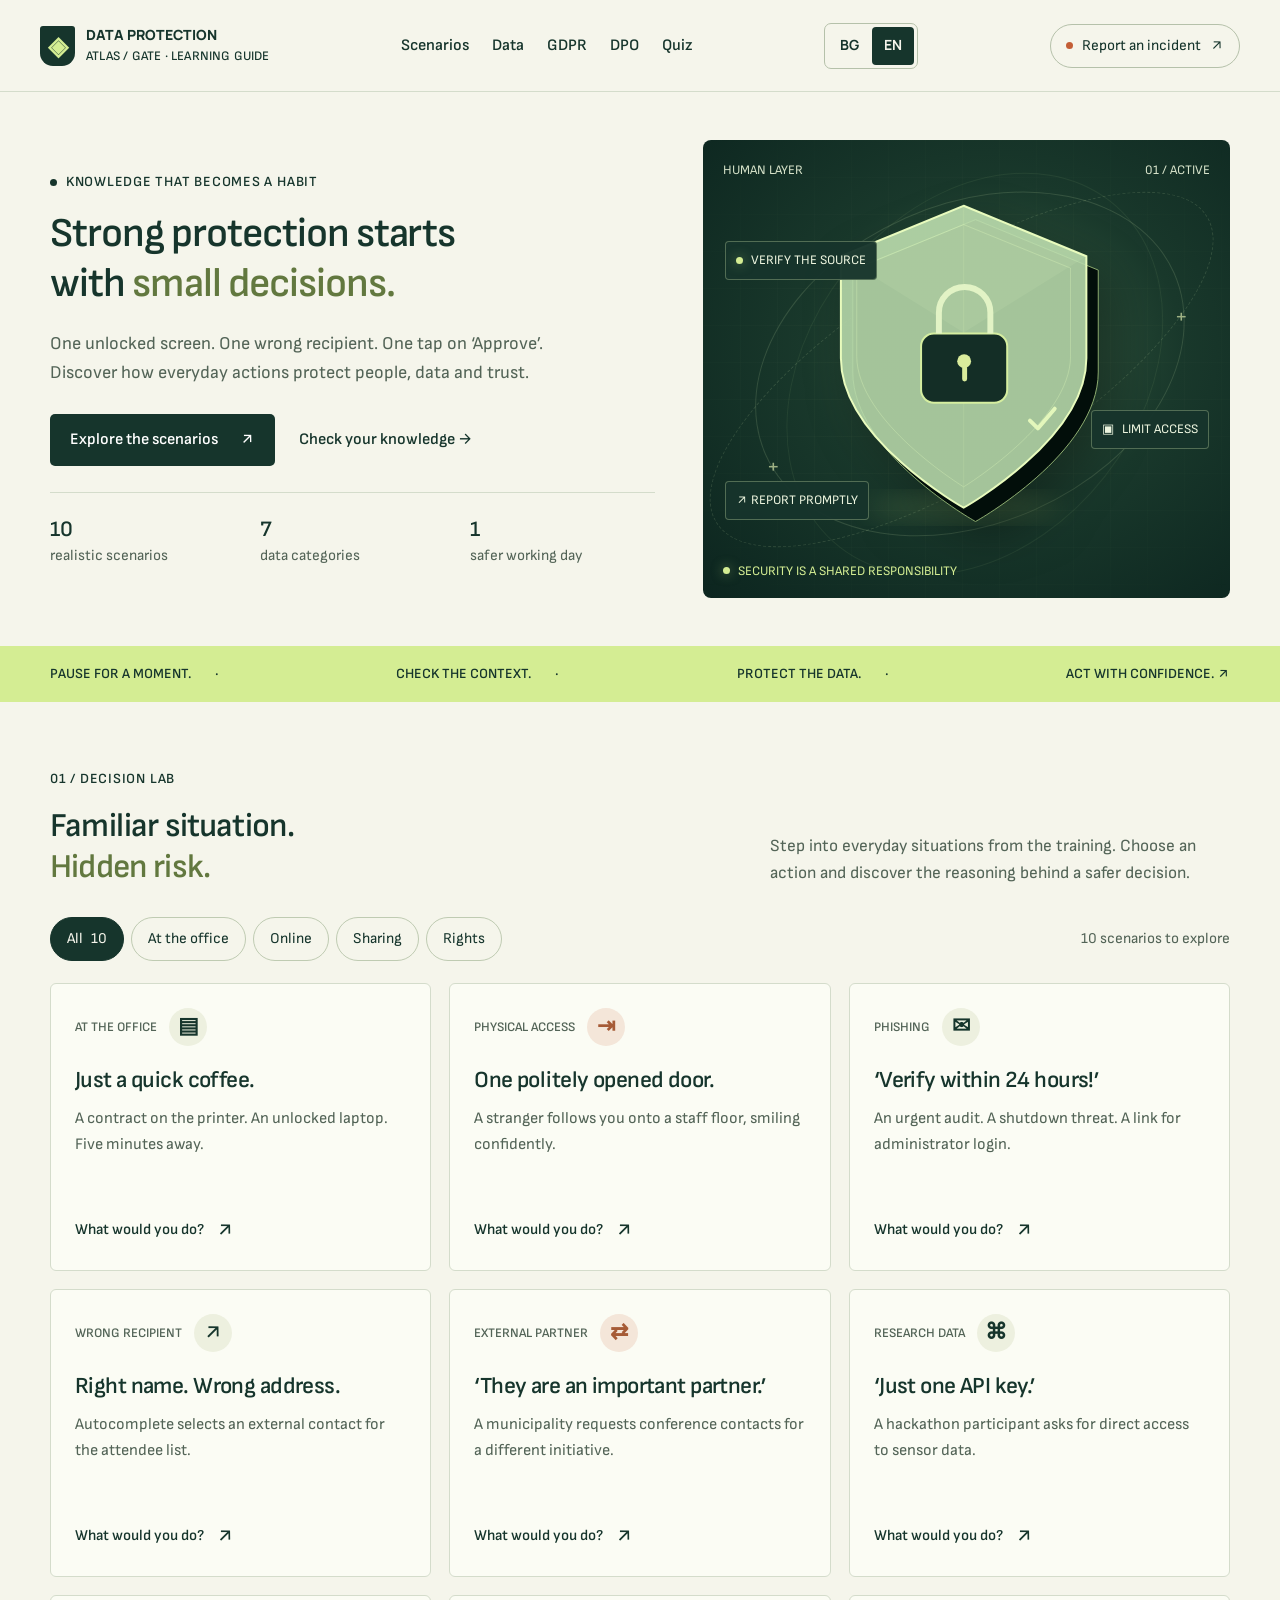
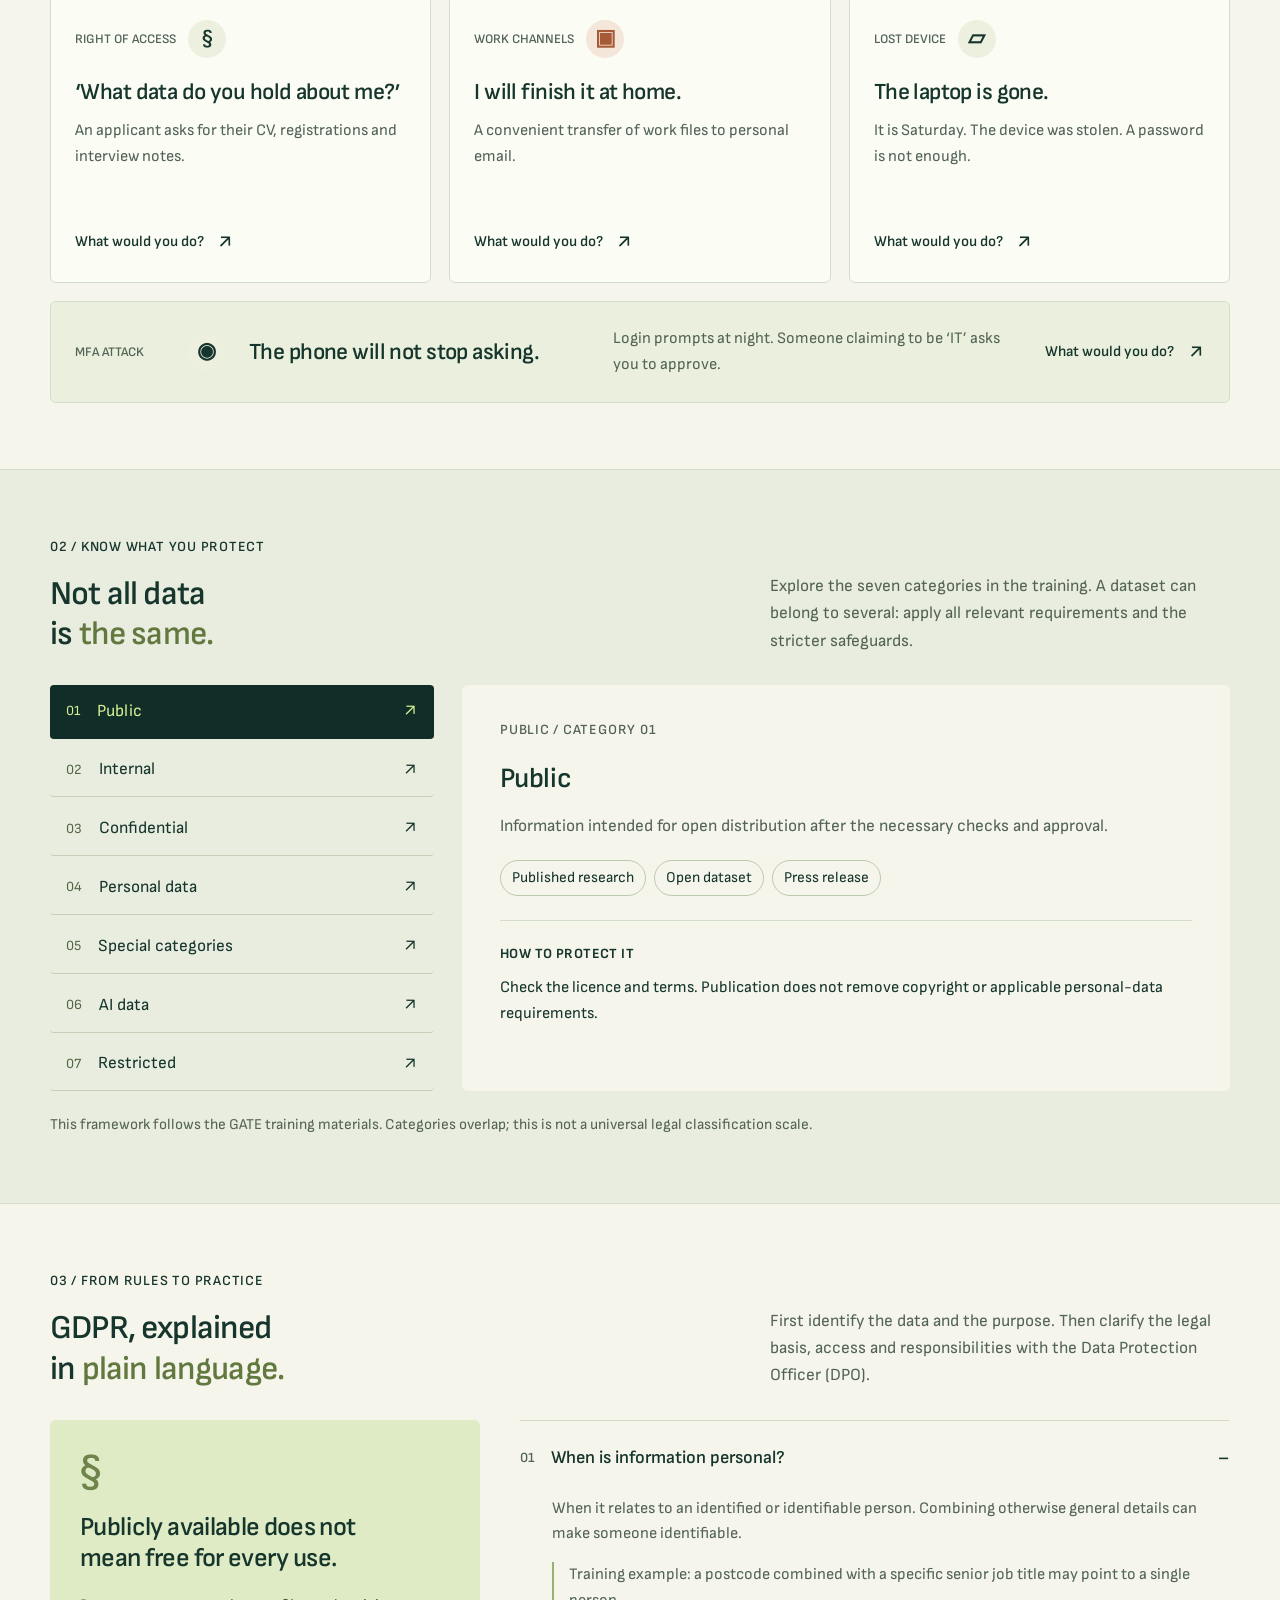
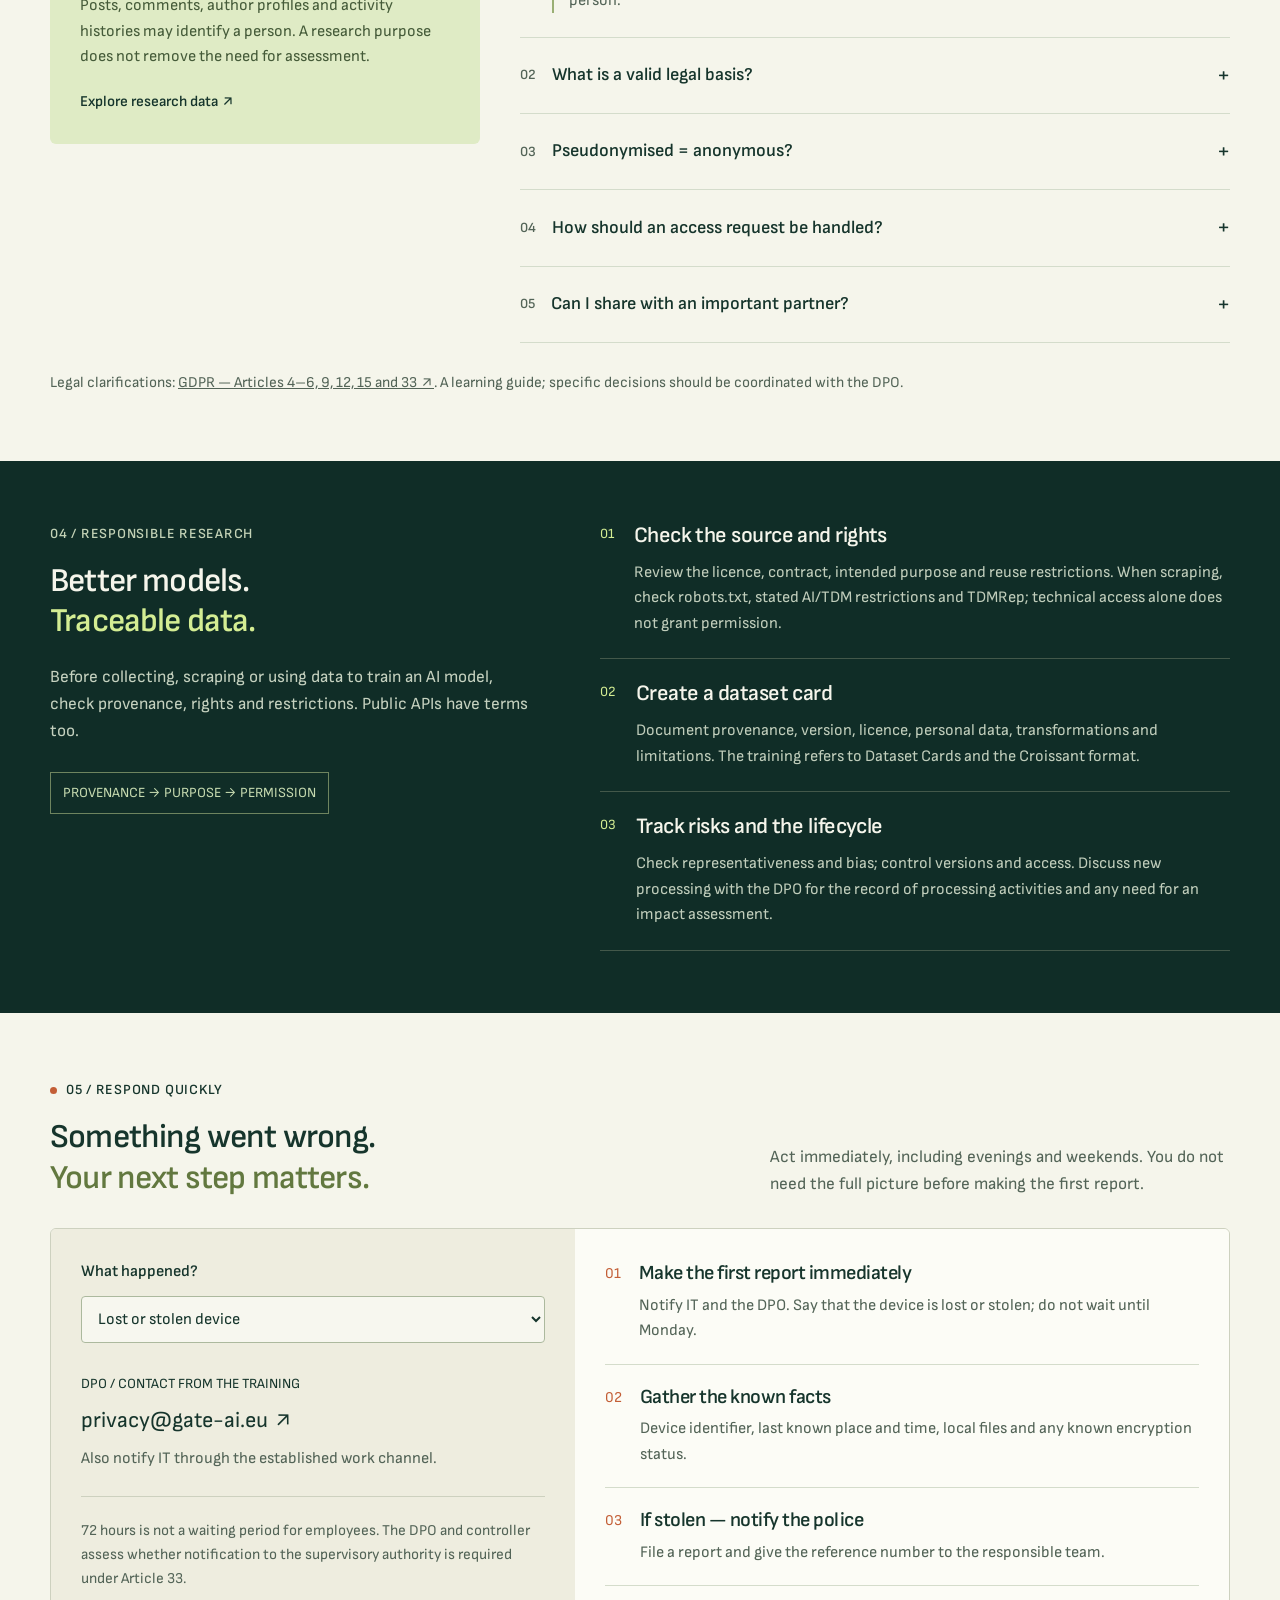
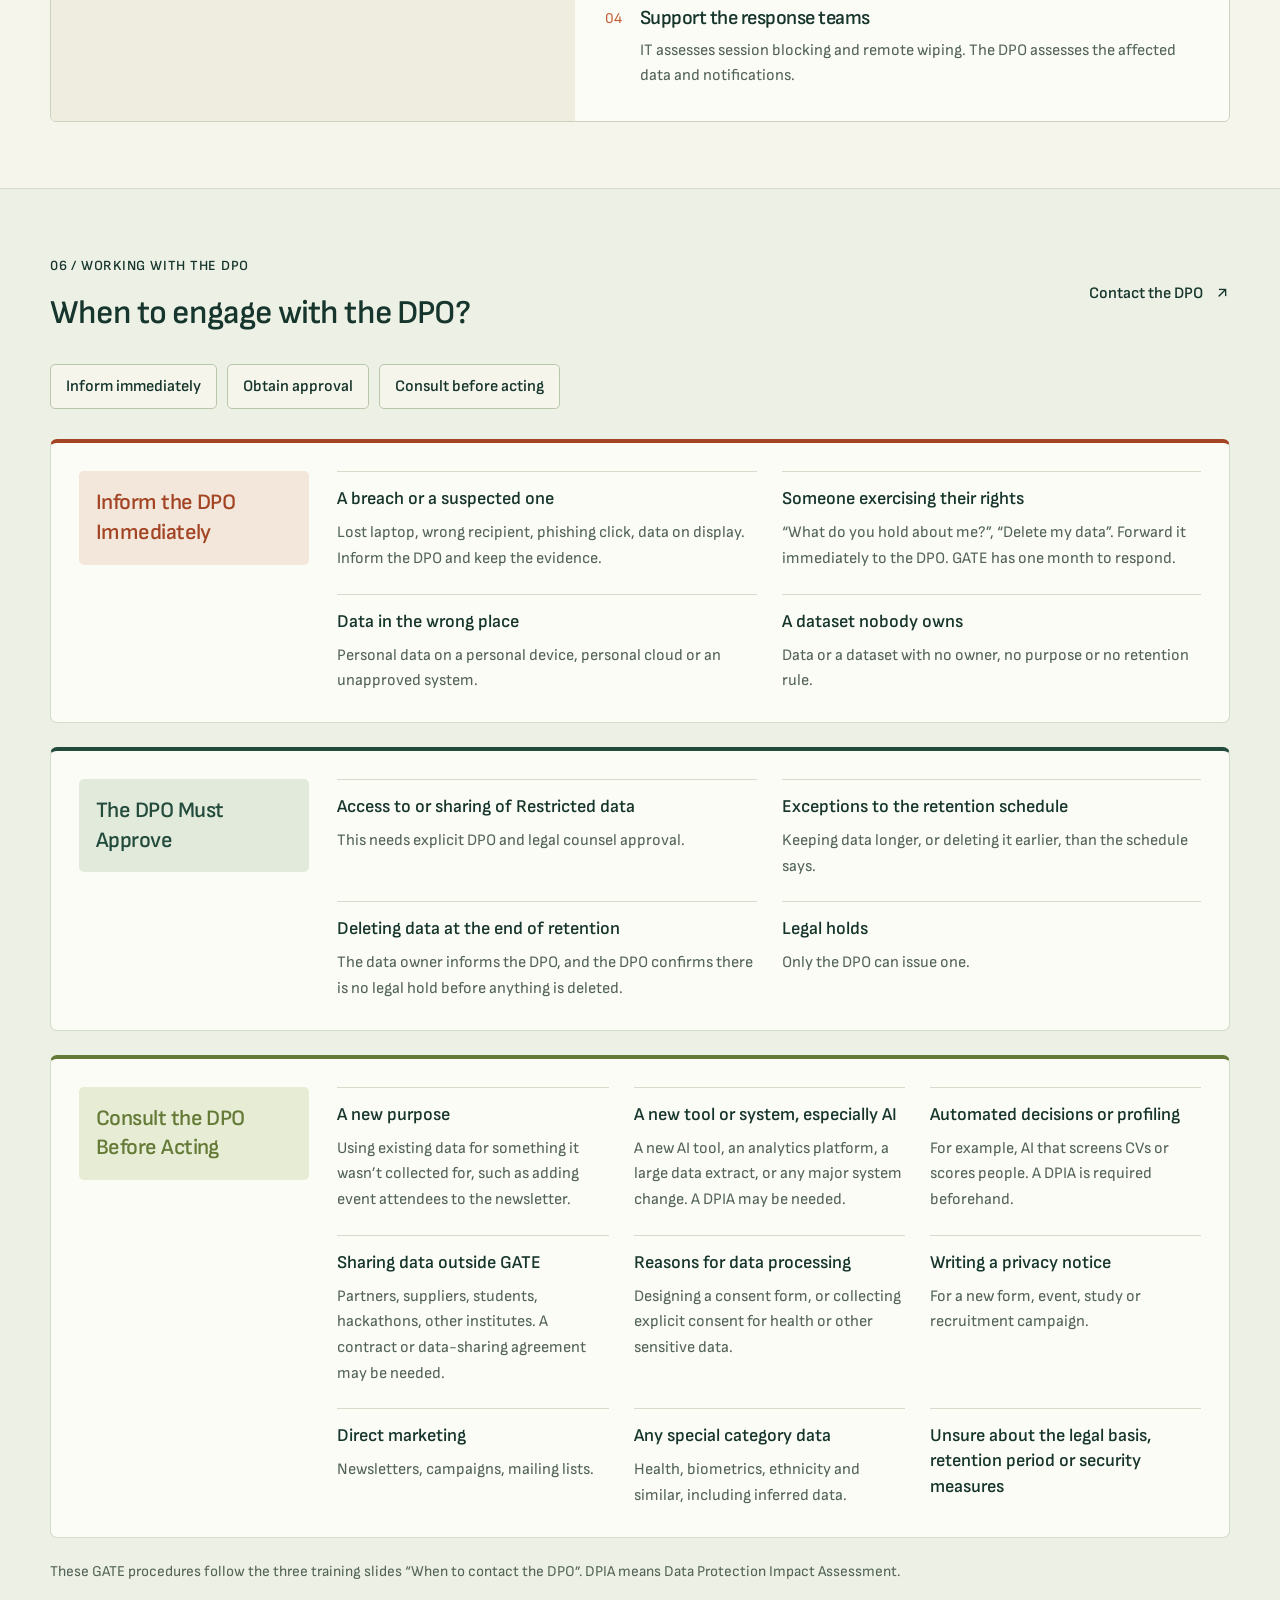
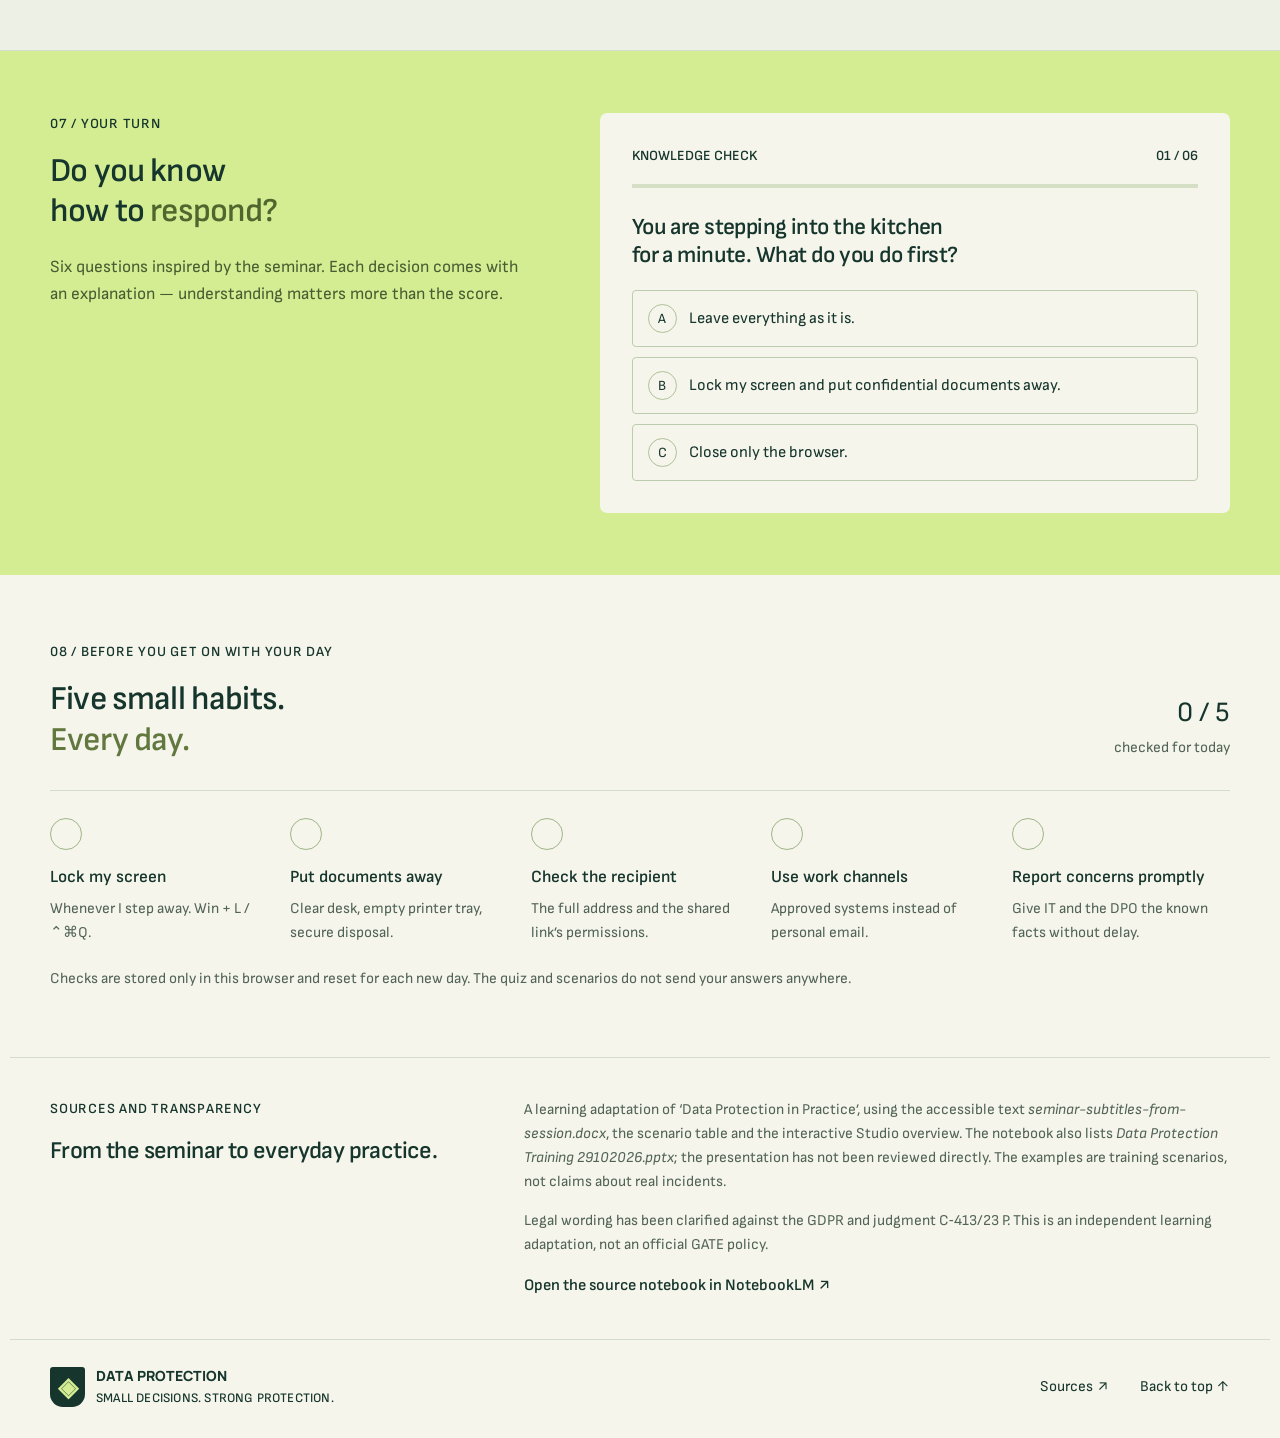
<file: index.html>
<!doctype html>
<html lang="bg" data-other-language-url="en/">
<head>
  <meta charset="utf-8"><meta name="viewport" content="width=device-width, initial-scale=1">
  <script src="language.js?v=3"></script>
  <meta name="theme-color" content="#122e29">
  <meta name="description" content="Защита на данните на практика: интерактивни казуси, GDPR, класификация, изследователски данни и реакция при инцидент. По материалите Data Protection in Practice.">
  <title>Data Protection Atlas — Малки решения. Голяма защита.</title>
  <link rel="icon" href="data:image/svg+xml,%3Csvg xmlns='http://www.w3.org/2000/svg' viewBox='0 0 64 64'%3E%3Crect width='64' height='64' rx='16' fill='%23122e29'/%3E%3Cpath d='M32 12 49 19v14c0 10-17 20-17 20S15 43 15 33V19Z' fill='%23d9ed98'/%3E%3C/svg%3E">
  <link rel="alternate" hreflang="bg" href="./"><link rel="alternate" hreflang="en" href="en/">
  <link rel="preconnect" href="https://fonts.googleapis.com"><link rel="preconnect" href="https://fonts.gstatic.com" crossorigin>
  <link href="https://fonts.googleapis.com/css2?family=Manrope:wght@400;500;600;700;800&family=Sofia+Sans:wght@400;500;600;700;800;900&display=swap" rel="stylesheet">
  <link rel="stylesheet" href="style.css?v=3"><script src="content-bg.js?v=4" defer></script><script src="app.js?v=2" defer></script>
</head>
<body>
<a class="skip" href="#main">Към съдържанието</a><div id="reading-progress" aria-hidden="true"></div>
<header class="header"><a class="brand" href="#" aria-label="Data Protection Atlas — начало"><span class="brand-icon">◈</span><span>DATA PROTECTION<span class="brand-sub">ATLAS / GATE · УЧЕБЕН НАРЪЧНИК</span></span></a><nav aria-label="Основна навигация"><a href="#scenarios">Казуси</a><a href="#classification">Данни</a><a href="#principles">GDPR</a><a href="#dpo">DPO</a><a href="#quiz">Тест</a></nav><div class="language-switch" role="group" aria-label="Език / Language"><a href="./?lang=bg" data-language="bg" lang="bg" aria-label="Български" aria-current="page">BG</a><a href="en/" data-language="en" lang="en" aria-label="English" >EN</a></div><a class="header-incident" href="#incident"><span class="signal"></span> Имам инцидент <span>↗</span></a><button id="menu-toggle" aria-label="Отвори менюто" aria-expanded="false">☰</button></header>
<main id="main">
<section class="hero wrap">
  <div class="hero-copy"><p class="eyebrow"><span class="tiny-dot"></span> ЗНАНИЕ, КОЕТО СЕ ПРЕВРЪЩА В НАВИК</p><h1>Голямата защита започва с <em>малките решения.</em></h1><p class="hero-description">Един отключен екран. Един грешен получател. Едно „Одобри“. Открий как ежедневните ти действия пазят хората, данните и доверието.</p><div class="hero-actions"><a class="button dark" href="#scenarios">Разгледай казусите <span>↗</span></a><a class="text-link" href="#quiz">Провери знанията си <span>→</span></a></div><div class="hero-meta"><span><b>10</b> реалистични ситуации</span><span><b>7</b> категории данни</span><span><b>1</b> по-сигурен работен ден</span></div></div>
  <div class="hero-art" aria-label="Илюстрация: данни, защитени с многослоен щит" role="img"><div class="art-grid"></div><div class="orbit orbit-one"></div><div class="orbit orbit-two"></div><div class="orbit orbit-three"></div><div class="orbit-label label-one"><span class="status-dot"></span> ПРОВЕРИ ИЗТОЧНИКА</div><div class="orbit-label label-two"><span class="mini-lock">▣</span> ОГРАНИЧИ ДОСТЪПА</div><div class="orbit-label label-three">↗ СИГНАЛИЗИРАЙ НАВРЕМЕ</div><div class="art-top">ЧОВЕШКИЯТ ФАКТОР <span>01 / ЗАЩИТА</span></div><svg class="shield" viewBox="0 0 340 370" fill="none" xmlns="http://www.w3.org/2000/svg"><defs><linearGradient id="shieldFill" x1="40" y1="20" x2="300" y2="330"><stop stop-color="#b6d8aa" stop-opacity=".9"/><stop offset=".5" stop-color="#47725d"/><stop offset="1" stop-color="#1d4237"/></linearGradient><linearGradient id="edge" x1="20" y1="10" x2="330" y2="350"><stop stop-color="#e8fbbd"/><stop offset="1" stop-color="#477a58"/></linearGradient><filter id="glow"><feGaussianBlur stdDeviation="12"/></filter></defs><ellipse cx="170" cy="330" rx="100" ry="15" fill="#b7d776" opacity=".12" filter="url(#glow)"/><path d="M170 25 294 76v103c0 82-124 151-124 151S46 261 46 179V76L170 25Z" fill="#020e0a" stroke="#8eae71" stroke-width="1" transform="translate(12 14)"/><path d="M170 25 294 76v103c0 82-124 151-124 151S46 261 46 179V76L170 25Z" fill="url(#shieldFill)" stroke="url(#edge)" stroke-width="2"/><path d="M170 44 278 88v89c0 66-108 132-108 132S62 243 62 177V88L170 44Z" stroke="#ddf5b8" opacity=".35"/><path d="M170 25v305" stroke="#d8f4ae" opacity=".18"/><path d="m170 25 124 51-124 77L46 76 170 25Z" fill="#e3fac0" opacity=".09"/><rect x="127" y="154" width="87" height="70" rx="13" fill="#142e26" stroke="#d5eea0" stroke-width="2"/><path d="M145 154v-21a26 26 0 0 1 52 0v21" stroke="#e2f3c5" stroke-width="6"/><circle cx="170.5" cy="182" r="7" fill="#daec9c"/><path d="M171 189v11" stroke="#daec9c" stroke-width="5" stroke-linecap="round"/><path d="m237 242 8 8 17-20" stroke="#e3f7bb" stroke-width="4" stroke-linecap="round" stroke-linejoin="round"/></svg><span class="art-cross cross-one">+</span><span class="art-cross cross-two">+</span><div class="art-bottom"><span class="status-dot"></span> СИГУРНОСТТА Е СПОДЕЛЕНА ОТГОВОРНОСТ</div></div>
</section>
<div class="principle-strip"><div class="wrap"><span>СПРИ ЗА СЕКУНДА.</span><span>ПРОВЕРИ КОНТЕКСТА.</span><span>ЗАЩИТИ ДАННИТЕ.</span><span>ДЕЙСТВАЙ УВЕРЕНО. ↗</span></div></div>
<section class="section wrap" id="scenarios"><div class="section-heading"><div><p class="eyebrow">01 / ЛАБОРАТОРИЯ ЗА РЕШЕНИЯ</p><h2>Позната ситуация.<br><em>Скрит риск.</em></h2></div><p>Влез в ежедневни ситуации от обучението. Избери действие и виж какво стои зад правилното решение.</p></div><div class="filter-row"><div class="filters" role="group" aria-label="Филтрирай казусите"><button class="filter active" data-filter="all" aria-pressed="true">Всички <span>10</span></button><button class="filter" data-filter="office" aria-pressed="false">В офиса</button><button class="filter" data-filter="digital" aria-pressed="false">Онлайн</button><button class="filter" data-filter="sharing" aria-pressed="false">Споделяне</button><button class="filter" data-filter="rights" aria-pressed="false">Права</button></div><span id="case-count" aria-live="polite">10 казуса за изследване</span></div><div id="scenario-grid" class="scenario-grid"></div></section>
<section class="classification-section" id="classification"><div class="wrap"><div class="section-heading"><div><p class="eyebrow">02 / ПОЗНАВАЙ ТОВА, КОЕТО ПАЗИШ</p><h2>Не всички данни<br>са <em>еднакви.</em></h2></div><p>Разгледай седемте категории в обучението. Един набор може да попада в няколко — прилагай всички относими изисквания и по-строгите мерки.</p></div><div class="classification-layout"><div id="category-tabs" class="category-tabs" role="tablist" aria-label="Категории данни" aria-orientation="vertical"></div><div id="category-panel" class="category-panel" role="tabpanel" tabindex="0"></div></div><p class="small-note">Рамката е представена по обучителните материали на GATE. Категориите се припокриват; това не е универсална законова скала.</p></div></section>
<section class="section wrap" id="principles"><div class="section-heading"><div><p class="eyebrow">03 / ОТ ПРАВИЛА КЪМ ПРАКТИКА</p><h2>GDPR, преведен<br>на <em>човешки.</em></h2></div><p>Първо разпознай данните и целта. После уточни основанието, достъпа и отговорността с длъжностното лице по защита на данните (DPO).</p></div><div class="gdpr-layout"><aside class="gdpr-card"><span class="huge-symbol">§</span><h3>Публично достъпно не означава свободно за всичко.</h3><p>Публикации, коментари, авторски профили и история на активност могат да идентифицират човек. Изследователската цел не премахва нуждата от проверка.</p><a href="#research">Към изследователските данни ↗</a></aside><div class="accordions">
<details open><summary><span>01</span> Кога информацията е лична?</summary><div><p>Когато се отнася до разпознат или разпознаваем човек. Съчетаването на иначе общи сведения може да направи човек разпознаваем.</p><p class="example">Пример от обучението: пощенски код + конкретна ръководна длъжност могат да насочат към един човек.</p></div></details>
<details><summary><span>02</span> Какво е допустимо основание?</summary><div><p>Съгласие, договор, законово задължение, жизненоважни интереси, обществена задача или легитимен интерес — според конкретната обработка. Изследването не прави обществената задача автоматично приложима; DPO проверява законовата опора и условията.</p><p>За специални категории е необходимо и приложимо условие по чл. 9. Съгласието е възможно основание, а не универсално решение.</p></div></details>
<details><summary><span>03</span> Псевдонимизирано = анонимно?</summary><div><p>Подмяната на имената с кодове не гарантира анонимност. Оценявай реалната възможност за повторно идентифициране.</p><p>В C‑413/23 P Съдът уточнява, че оценката за псевдонимизирани данни зависи и от получателя и достъпните му средства. Не обявявай набор за анонимен само защото няма имена.</p><a class="source-link" href="https://curia.europa.eu/site/upload/docs/application/pdf/2025-09/cp250107en.pdf" target="_blank" rel="noopener">Съд на ЕС · C‑413/23 P ↗</a></div></details>
<details><summary><span>04</span> Как се обработва искане за достъп?</summary><div><p>Препрати го веднага към DPO. Самоличността и данните за други лица се проверяват преди отговора. Обичайният срок е един месец; при условията на чл. 12(3) е възможно удължаване с още два с уведомяване в първия месец.</p><p class="example">В казуса: кандидат иска регистрации, бюлетини, CV и бележки от интервю. Не го игнорирай и не изпращай непроверен пълен архив.</p></div></details>
<details><summary><span>05</span> Мога ли да споделя с важен партньор?</summary><div><p>Партньорството и спешността не са достатъчно основание. Уточни получателя, целта, допустимостта, минималния обем, условията и защитения канал с отговорния екип.</p><p class="example">В казуса: контактите от конференция са поискани за друга инициатива. Задръж изпращането до преглед от DPO.</p></div></details>
</div></div><p class="legal-source">Правни уточнения: <a href="https://eur-lex.europa.eu/eli/reg/2016/679/oj?locale=bg" target="_blank" rel="noopener">GDPR — чл. 4–6, 9, 12, 15 и 33 ↗</a>. Обучителен наръчник; конкретните решения се съгласуват с DPO.</p></section>
<section class="research-section" id="research"><div class="wrap research-layout"><div><p class="eyebrow">04 / ОТГОВОРНО ИЗСЛЕДВАНЕ</p><h2>Добри модели.<br><em>Проследими данни.</em></h2><p>Преди събиране, уеб извличане или обучение на AI модел провери произхода, правата и ограниченията. Публичният API също има условия.</p><span class="research-stamp">ПРОИЗХОД → ЦЕЛ → ПРАВА</span></div><div class="research-steps"><article><span>01</span><div><h3>Провери източника и правата</h3><p>Лиценз, договор, предназначение и ограничения за повторно използване. При уеб извличане провери robots.txt, заявени AI/TDM ограничения и TDMRep; техническият достъп сам по себе си не дава разрешение.</p></div></article><article><span>02</span><div><h3>Направи карта на набора</h3><p>Документирай произход, версия, лиценз, лични данни, трансформации и ограничения. В обучението са посочени Dataset Cards и форматът Croissant.</p></div></article><article><span>03</span><div><h3>Проследи риска и жизнения цикъл</h3><p>Провери представителност и отклонения, контролирай версиите и достъпа. Обсъди новата обработка с DPO за регистъра на дейностите и нуждата от оценка на въздействието.</p></div></article></div></div></section>
<section class="section wrap" id="incident"><div class="section-heading"><div><p class="eyebrow"><span class="orange-dot"></span> 05 / БЪРЗА РЕАКЦИЯ</p><h2>Нещо се обърка.<br><em>Следващата стъпка е важна.</em></h2></div><p>Реагирай веднага, включително вечер и през уикенда. Не изчаквай пълната картина, за да подадеш първия сигнал.</p></div><div class="incident-box"><div class="incident-sidebar"><label for="incident-select">Какво се случи?</label><select id="incident-select"><option value="device">Изгубено или откраднато устройство</option><option value="email">Имейл до грешен получател</option><option value="phishing">Фишинг или въведена парола</option><option value="mfa">Неочаквани MFA известия</option></select><div class="contact-box"><span>DPO / КОНТАКТ ОТ ОБУЧЕНИЕТО</span><a href="mailto:privacy@gate-ai.eu">privacy@gate-ai.eu ↗</a><p>Уведоми и IT по утвърдения служебен канал.</p></div><p class="incident-caution">72 часа не са срок за изчакване от служителя. DPO и администраторът оценяват дали е нужно уведомяване на надзорния орган по чл. 33.</p></div><ol id="incident-steps" class="incident-steps" aria-live="polite"></ol></div></section>
<section class="dpo-section" id="dpo" aria-labelledby="dpo-title">
  <div class="wrap">
    <div class="section-heading dpo-heading">
      <div>
        <p class="eyebrow">06 / РАБОТА С DPO</p>
        <h2 id="dpo-title">Кога да се обърнеш към DPO?</h2>
      </div>
      <a class="text-link dpo-contact" href="mailto:privacy@gate-ai.eu">Свържи се с DPO <span aria-hidden="true">↗</span></a>
    </div>
    <nav class="dpo-jump-links" aria-label="Кога да се обърнеш към DPO">
      <a href="#dpo-immediate">Уведоми незабавно</a>
      <a href="#dpo-approval">Получи одобрение</a>
      <a href="#dpo-consult">Консултирай се преди действие</a>
    </nav>

    <div class="dpo-group dpo-immediate" id="dpo-immediate" aria-labelledby="dpo-immediate-title">
      <div class="dpo-group-heading">
        <h3 id="dpo-immediate-title">Уведоми DPO незабавно</h3>
      </div>
      <div class="dpo-item-grid">
        <article class="dpo-item" data-dpo-item="suspected-breach">
          <h4>Нарушение или съмнение за такова</h4>
          <p>Изгубен лаптоп, грешен получател, натиснат фишинг линк, данни, оставени на показ. Уведоми DPO и запази доказателствата.</p>
        </article>
        <article class="dpo-item" data-dpo-item="individual-rights">
          <h4>Някой упражнява правата си</h4>
          <p>„Какви данни имате за мен?“, „Изтрийте данните ми“. Препрати искането незабавно към DPO. GATE има един месец за отговор.</p>
        </article>
        <article class="dpo-item" data-dpo-item="wrong-place">
          <h4>Данни на неправилното място</h4>
          <p>Лични данни на лично устройство, в личен облак или в неодобрена система.</p>
        </article>
        <article class="dpo-item" data-dpo-item="unowned-dataset">
          <h4>Набор от данни без отговорник</h4>
          <p>Данни или набор от данни без определен отговорник, без цел или без правило за съхранение.</p>
        </article>
      </div>
    </div>

    <div class="dpo-group dpo-approval" id="dpo-approval" aria-labelledby="dpo-approval-title">
      <div class="dpo-group-heading">
        <h3 id="dpo-approval-title">Необходимо е одобрение от DPO</h3>
      </div>
      <div class="dpo-item-grid">
        <article class="dpo-item" data-dpo-item="restricted-data">
          <h4>Достъп до или споделяне на строго ограничени данни</h4>
          <p>Необходимо е изрично одобрение от DPO и правния съветник.</p>
        </article>
        <article class="dpo-item" data-dpo-item="retention-exceptions">
          <h4>Изключения от графика за съхранение</h4>
          <p>Съхраняване на данни по-дълго или изтриване по-рано от предвиденото в графика.</p>
        </article>
        <article class="dpo-item" data-dpo-item="end-of-retention">
          <h4>Изтриване след изтичане на срока за съхранение</h4>
          <p>Отговорникът за данните уведомява DPO, а DPO потвърждава, че няма правно задължение за запазване на данните (legal hold), преди да бъде изтрито каквото и да е.</p>
        </article>
        <article class="dpo-item" data-dpo-item="legal-holds">
          <h4>Задължително запазване на данни по правни причини (legal hold)</h4>
          <p>Само DPO може да го разпореди.</p>
        </article>
      </div>
    </div>

    <div class="dpo-group dpo-consult" id="dpo-consult" aria-labelledby="dpo-consult-title">
      <div class="dpo-group-heading">
        <h3 id="dpo-consult-title">Консултирай се с DPO преди действие</h3>
      </div>
      <div class="dpo-item-grid">
        <article class="dpo-item" data-dpo-item="new-purpose">
          <h4>Нова цел</h4>
          <p>Използване на съществуващи данни за нещо, за което не са били събрани, например добавяне на участници в събитие към бюлетина.</p>
        </article>
        <article class="dpo-item" data-dpo-item="new-tool">
          <h4>Нов инструмент или система, особено AI</h4>
          <p>Нов AI инструмент, аналитична платформа, извличане на голям обем данни или съществена промяна в система. Може да е необходима оценка на въздействието върху защитата на данните (DPIA).</p>
        </article>
        <article class="dpo-item" data-dpo-item="automated-decisions">
          <h4>Автоматизирани решения или профилиране</h4>
          <p>Например AI, който преглежда CV-та или оценява хора. Предварително е необходима DPIA.</p>
        </article>
        <article class="dpo-item" data-dpo-item="external-sharing">
          <h4>Споделяне на данни извън GATE</h4>
          <p>Партньори, доставчици, студенти, хакатони, други институти. Може да е необходим договор или споразумение за споделяне на данни.</p>
        </article>
        <article class="dpo-item" data-dpo-item="processing-basis">
          <h4>Основания за обработване на данни</h4>
          <p>Разработване на формуляр за съгласие или събиране на изрично съгласие за здравни или други чувствителни данни.</p>
        </article>
        <article class="dpo-item" data-dpo-item="privacy-notice">
          <h4>Изготвяне на уведомление за поверителност</h4>
          <p>За нов формуляр, събитие, проучване или кампания за набиране на персонал.</p>
        </article>
        <article class="dpo-item" data-dpo-item="direct-marketing">
          <h4>Директен маркетинг</h4>
          <p>Бюлетини, кампании, списъци за разпространение.</p>
        </article>
        <article class="dpo-item" data-dpo-item="special-categories">
          <h4>Всякакви специални категории данни</h4>
          <p>Здраве, биометрия, етнически произход и подобни, включително данни, изведени по косвен път.</p>
        </article>
        <article class="dpo-item" data-dpo-item="uncertainty">
          <h4>Неяснота за правното основание, срока за съхранение или мерките за сигурност</h4>
        </article>
      </div>
    </div>
    <p class="small-note">Тези процедури на GATE следват трите обучителни слайда „When to contact the DPO“. DPIA означава оценка на въздействието върху защитата на данните.</p>
  </div>
</section>

<section class="quiz-section" id="quiz"><div class="wrap quiz-layout"><div class="quiz-intro"><p class="eyebrow">07 / ТВОЯТ РЕД</p><h2>Знаеш ли<br>как да <em>реагираш?</em></h2><p>Шест въпроса, вдъхновени от семинара. Всяко решение идва с обяснение — защото разбирането е по-важно от резултата.</p><div class="quiz-art" aria-hidden="true">?<span>✓</span></div></div><div id="quiz-content" class="quiz-content" aria-live="polite"></div></div></section>
<section class="section wrap" id="habits"><div class="section-heading"><div><p class="eyebrow">08 / ПРЕДИ ДА ПРОДЪЛЖИШ ДЕНЯ СИ</p><h2>Пет малки навика.<br><em>Всеки ден.</em></h2></div><div class="habit-counter"><span id="habit-number">0 / 5</span><span>проверени за днес</span></div></div><div class="habits"><label><input type="checkbox" data-habit="screen"><span class="check-visual"></span><span><b>Заключвам екрана</b><small>При всяко отдалечаване. Win + L / ⌃⌘Q.</small></span></label><label><input type="checkbox" data-habit="paper"><span class="check-visual"></span><span><b>Прибирам документите</b><small>Чисто бюро, празен принтер, сигурно унищожаване.</small></span></label><label><input type="checkbox" data-habit="recipient"><span class="check-visual"></span><span><b>Проверявам получателя</b><small>Пълния адрес и правата на споделената връзка.</small></span></label><label><input type="checkbox" data-habit="channel"><span class="check-visual"></span><span><b>Използвам служебни канали</b><small>Одобрени системи вместо лична поща.</small></span></label><label><input type="checkbox" data-habit="report"><span class="check-visual"></span><span><b>Сигнализирам при съмнение</b><small>IT и DPO навреме, с известните факти.</small></span></label></div><p class="small-note">Отметките се пазят само в този браузър и се нулират за новия ден. Тестът и казусите не изпращат отговорите ти.</p></section>
<section class="sources wrap" id="sources"><div><p class="eyebrow">ПРОИЗХОД И ПРОЗРАЧНОСТ</p><h3>От семинара към ежедневието.</h3></div><div><p>Двуезична учебна адаптация по „Data Protection in Practice“: достъпния текст <i>seminar-subtitles-from-session.docx</i>, таблицата с казуси и интерактивния Studio обзор. Тетрадката посочва и <i>Data Protection Training 29102026.pptx</i>; презентацията не е прегледана пряко. Примерите са учебни, а не твърдения за реални инциденти.</p><p>Правните формулировки са уточнени спрямо GDPR и решението C‑413/23 P. Това е самостоятелна учебна адаптация, а не официална политика на GATE.</p><a class="text-link" href="https://notebook.google.com/notebook/cb498f1d-897c-44f0-a179-e2a9420a075d" target="_blank" rel="noopener">Отвори изходната тетрадка в NotebookLM ↗</a></div></section>
</main><footer class="footer wrap"><a class="brand" href="#"><span class="brand-icon">◈</span><span>DATA PROTECTION<span class="brand-sub">МАЛКИ РЕШЕНИЯ. ГОЛЯМА ЗАЩИТА.</span></span></a><a href="#sources">Източници ↗</a><a href="#main">Обратно нагоре ↑</a></footer>
<dialog id="scenario-dialog" aria-labelledby="dialog-title"><button class="dialog-close" aria-label="Затвори казуса">×</button><div id="scenario-content"></div></dialog>
</body></html>
</file>
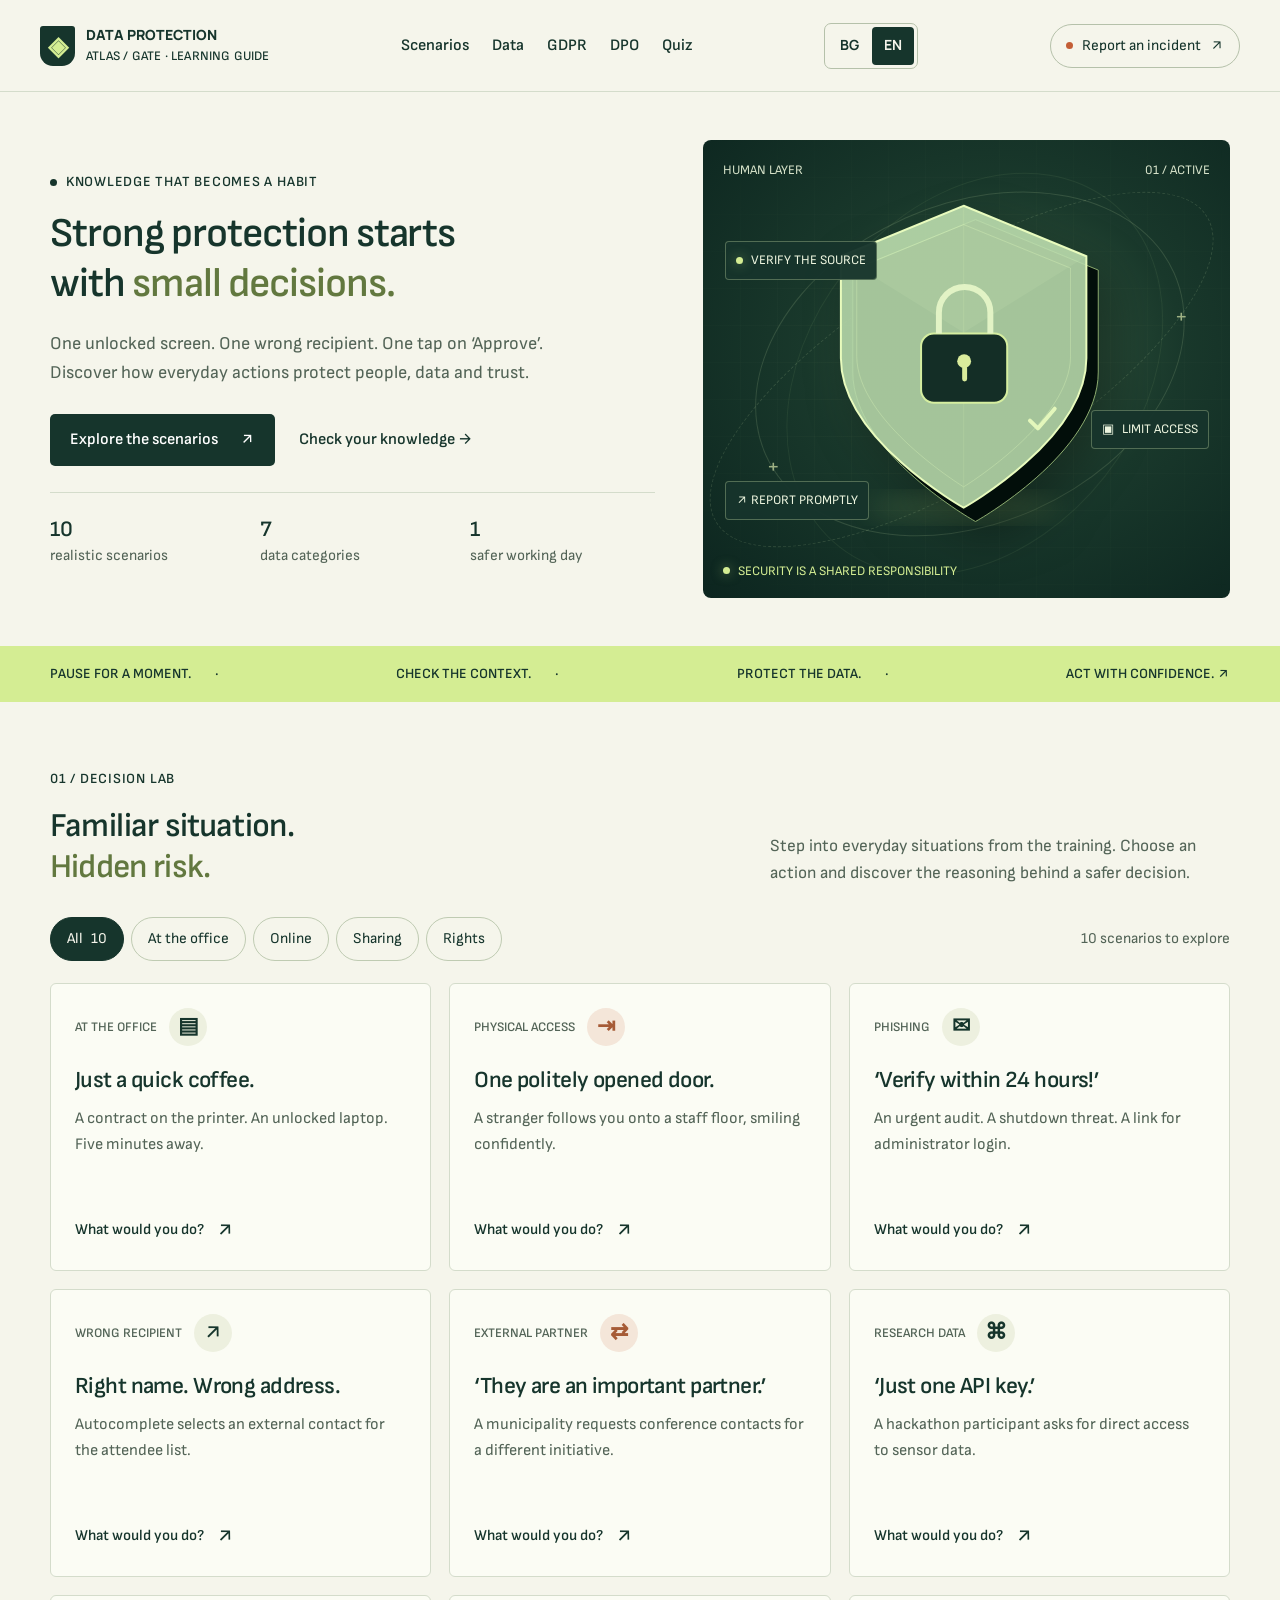
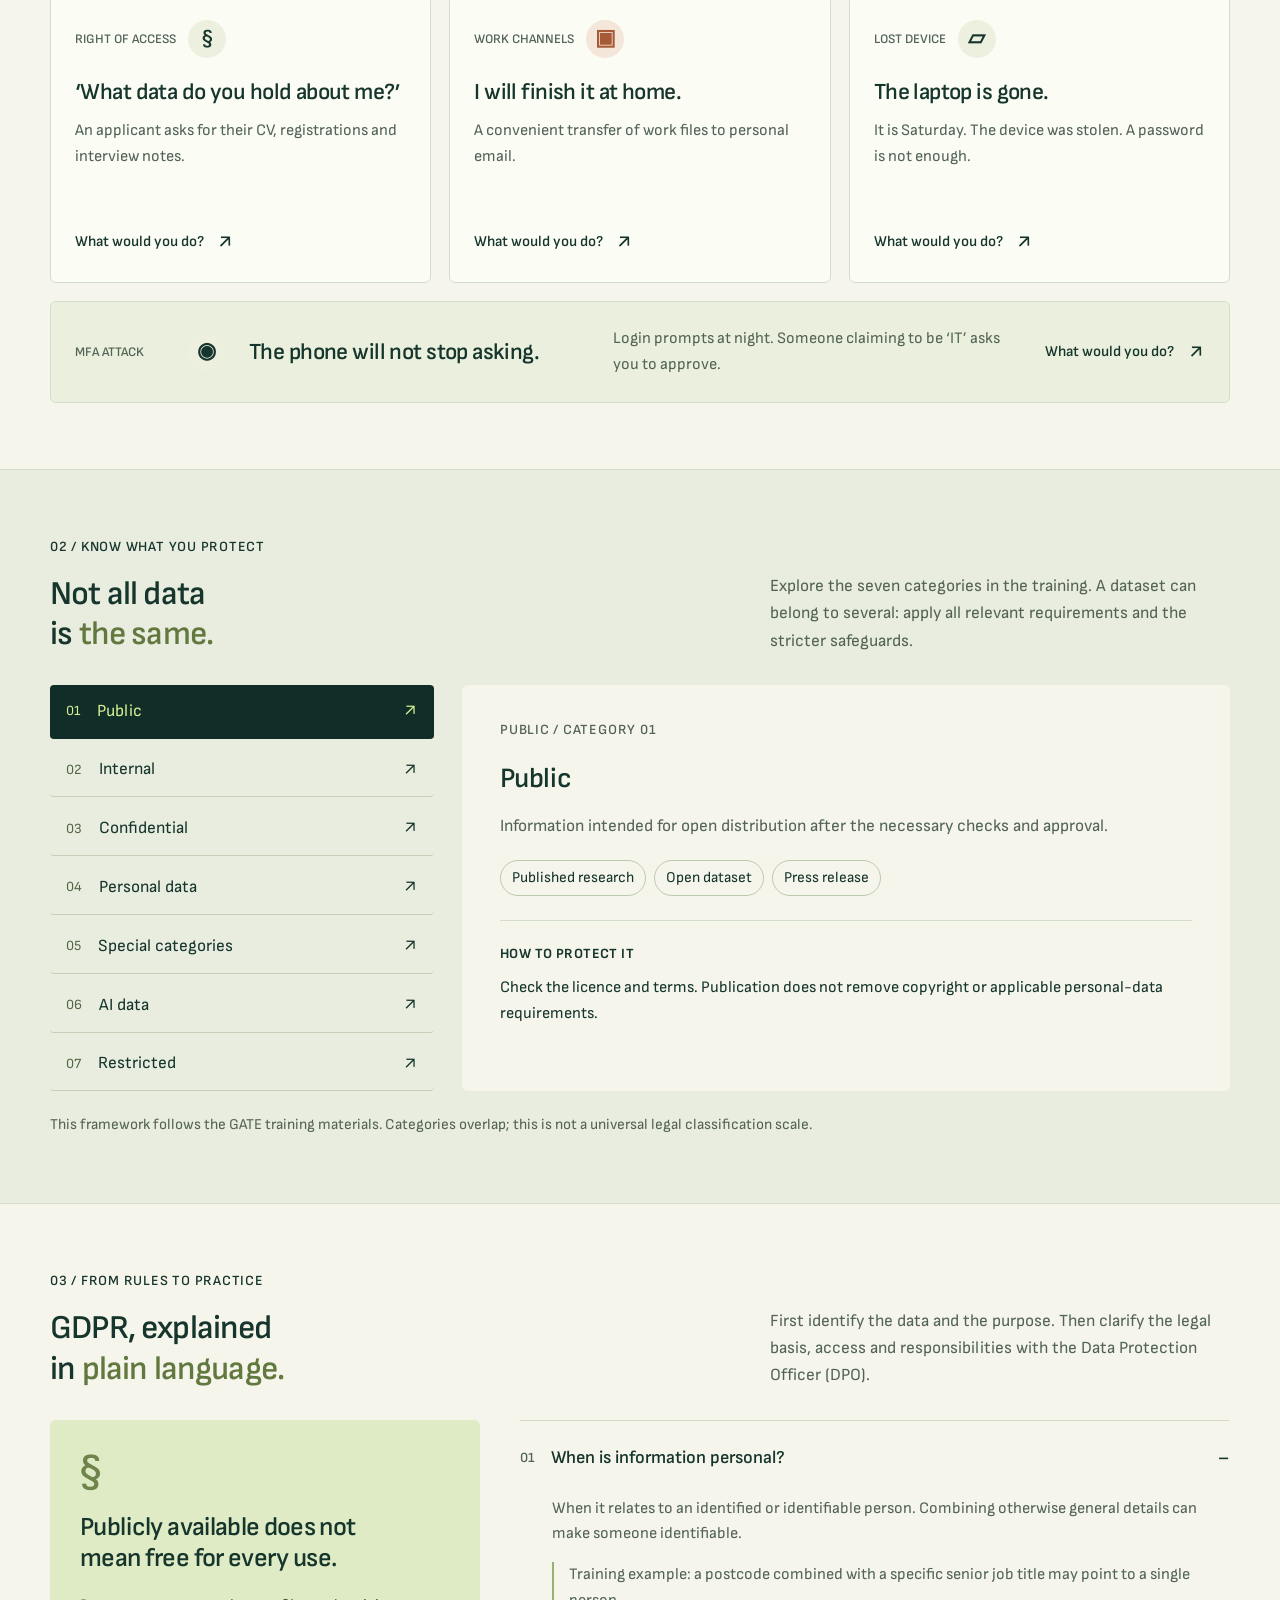
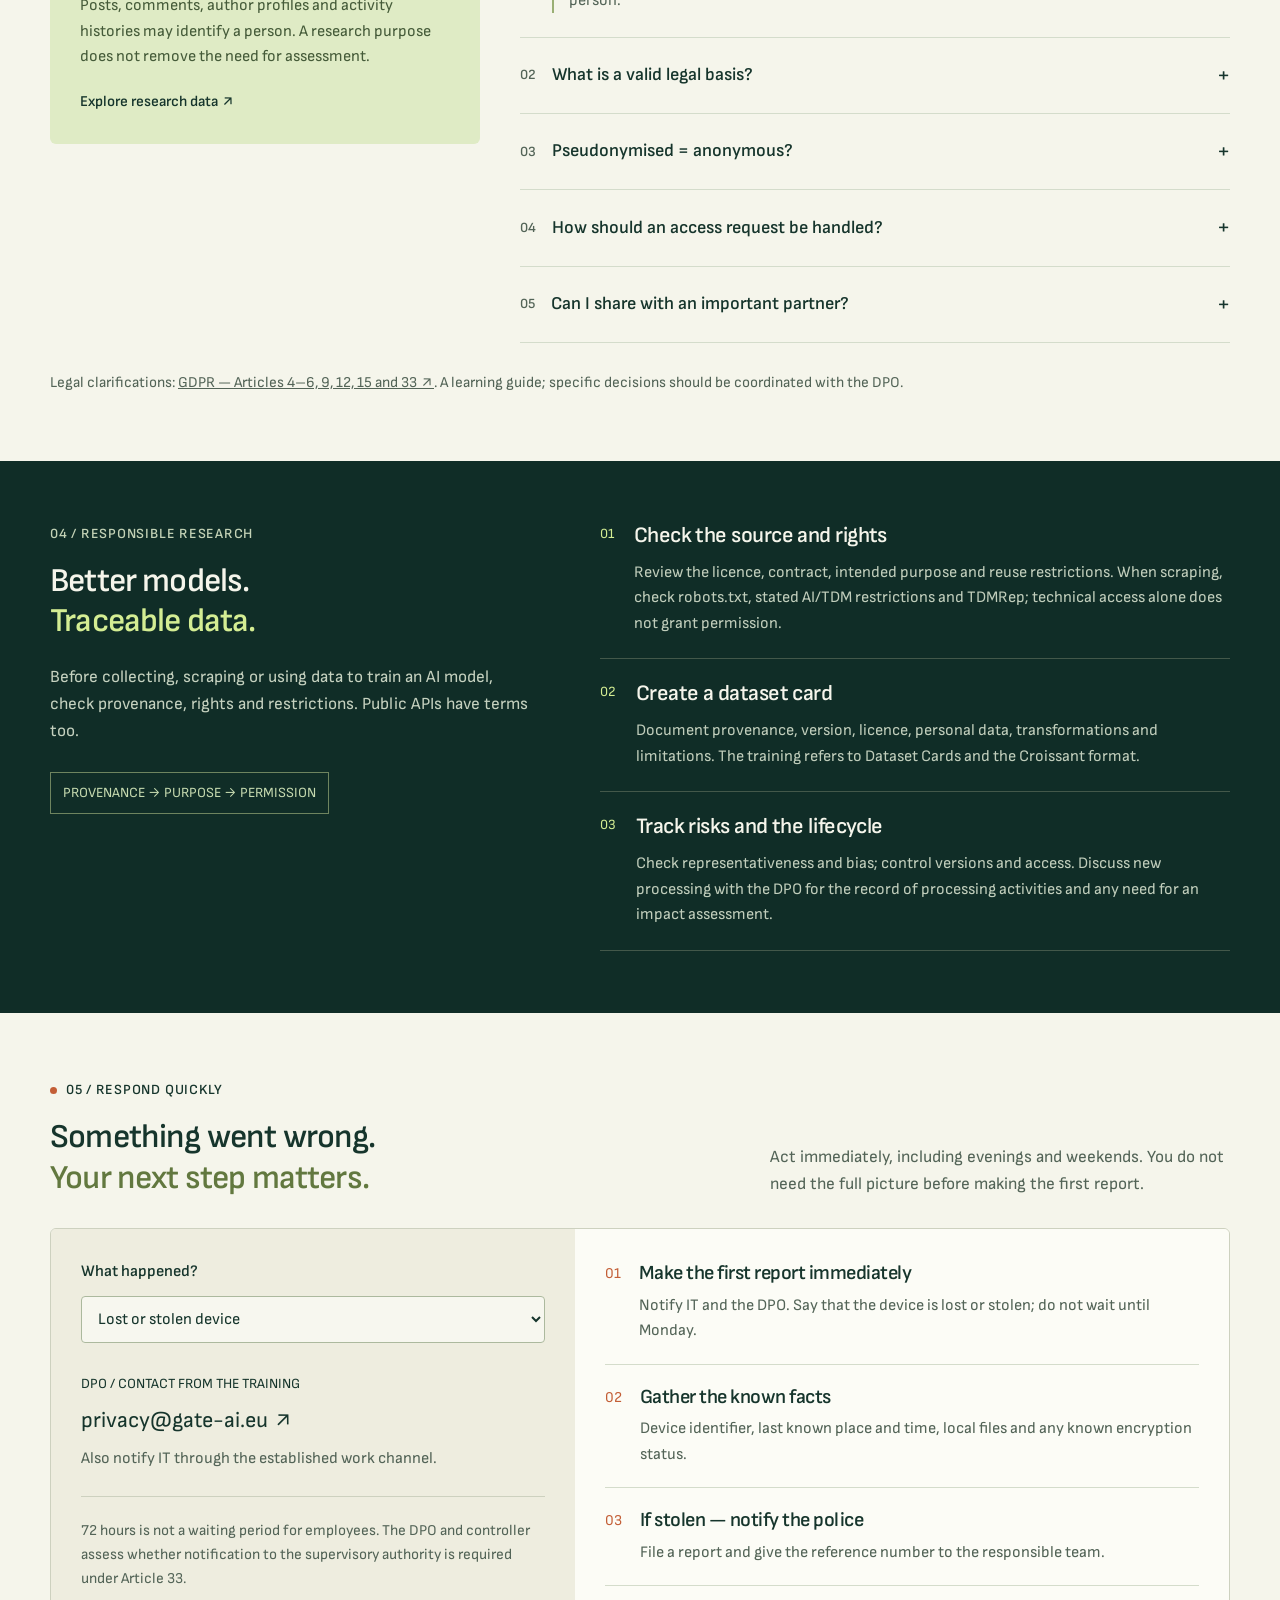
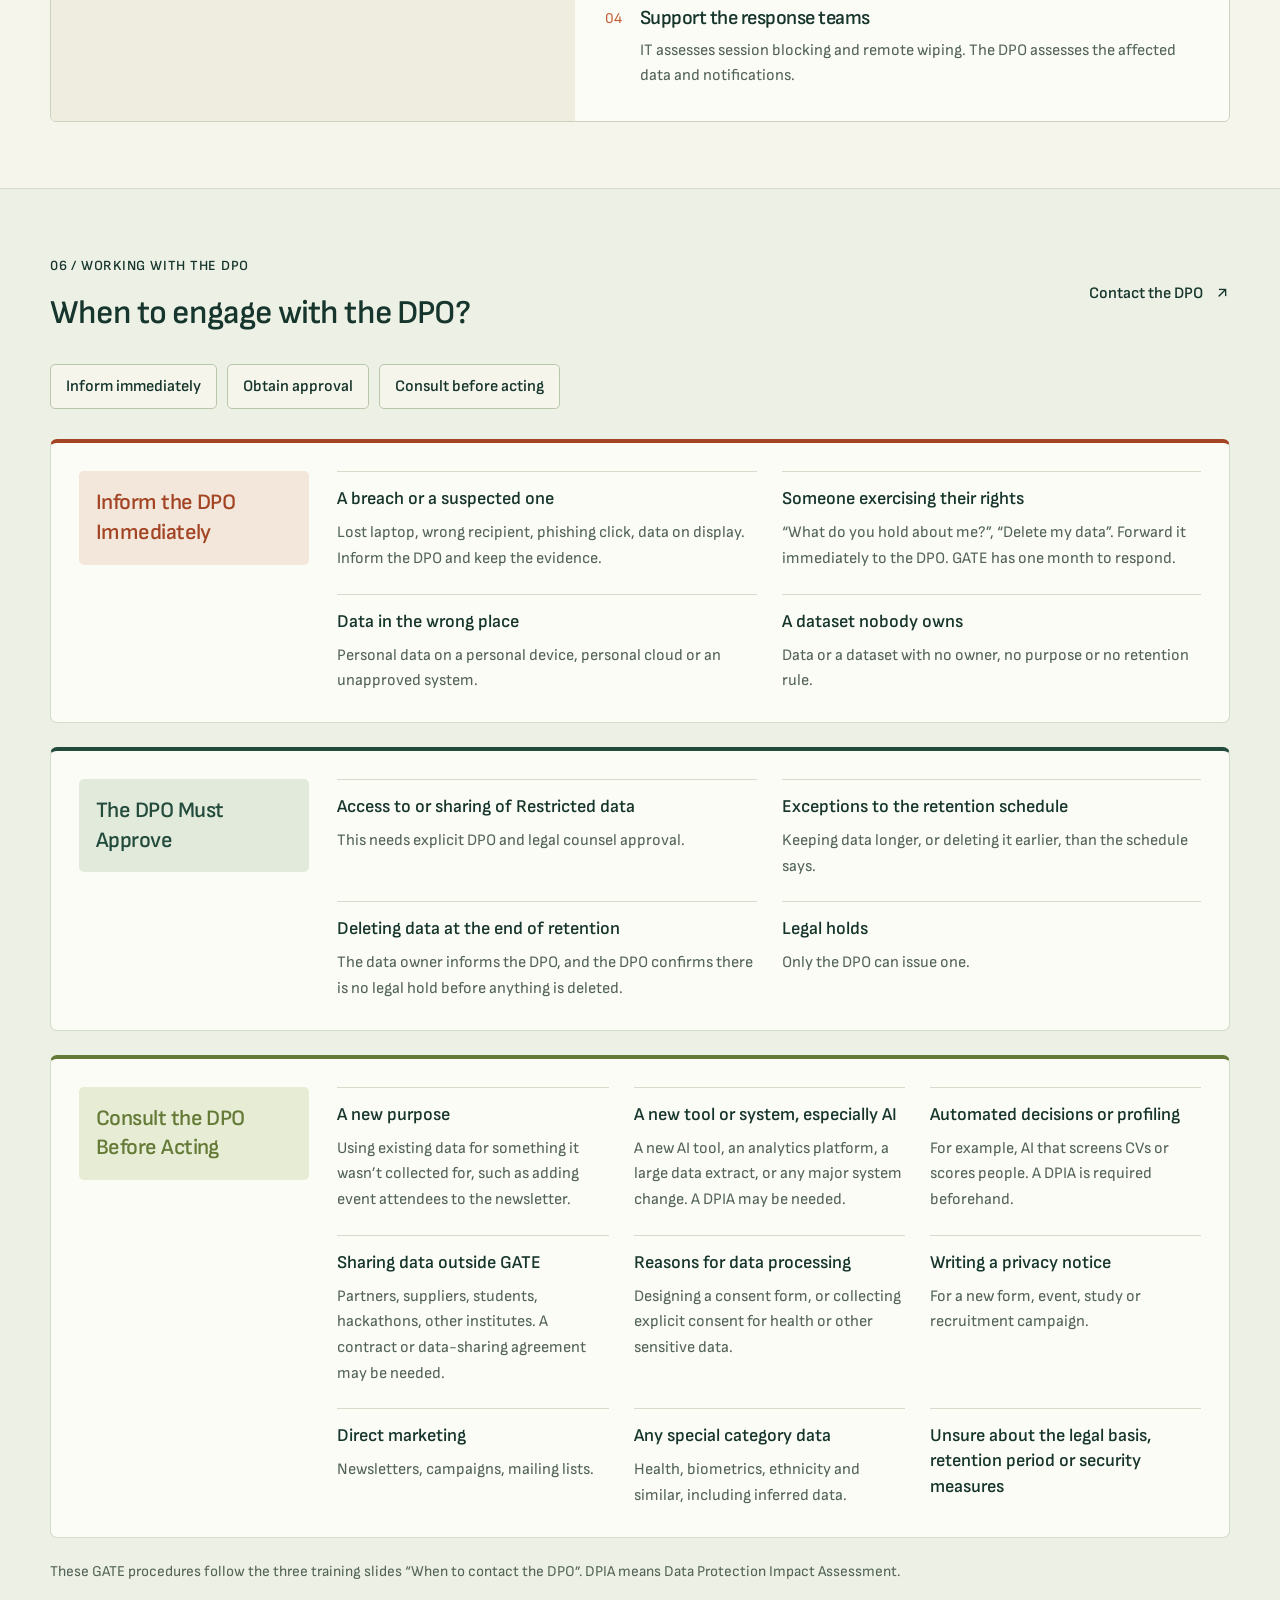
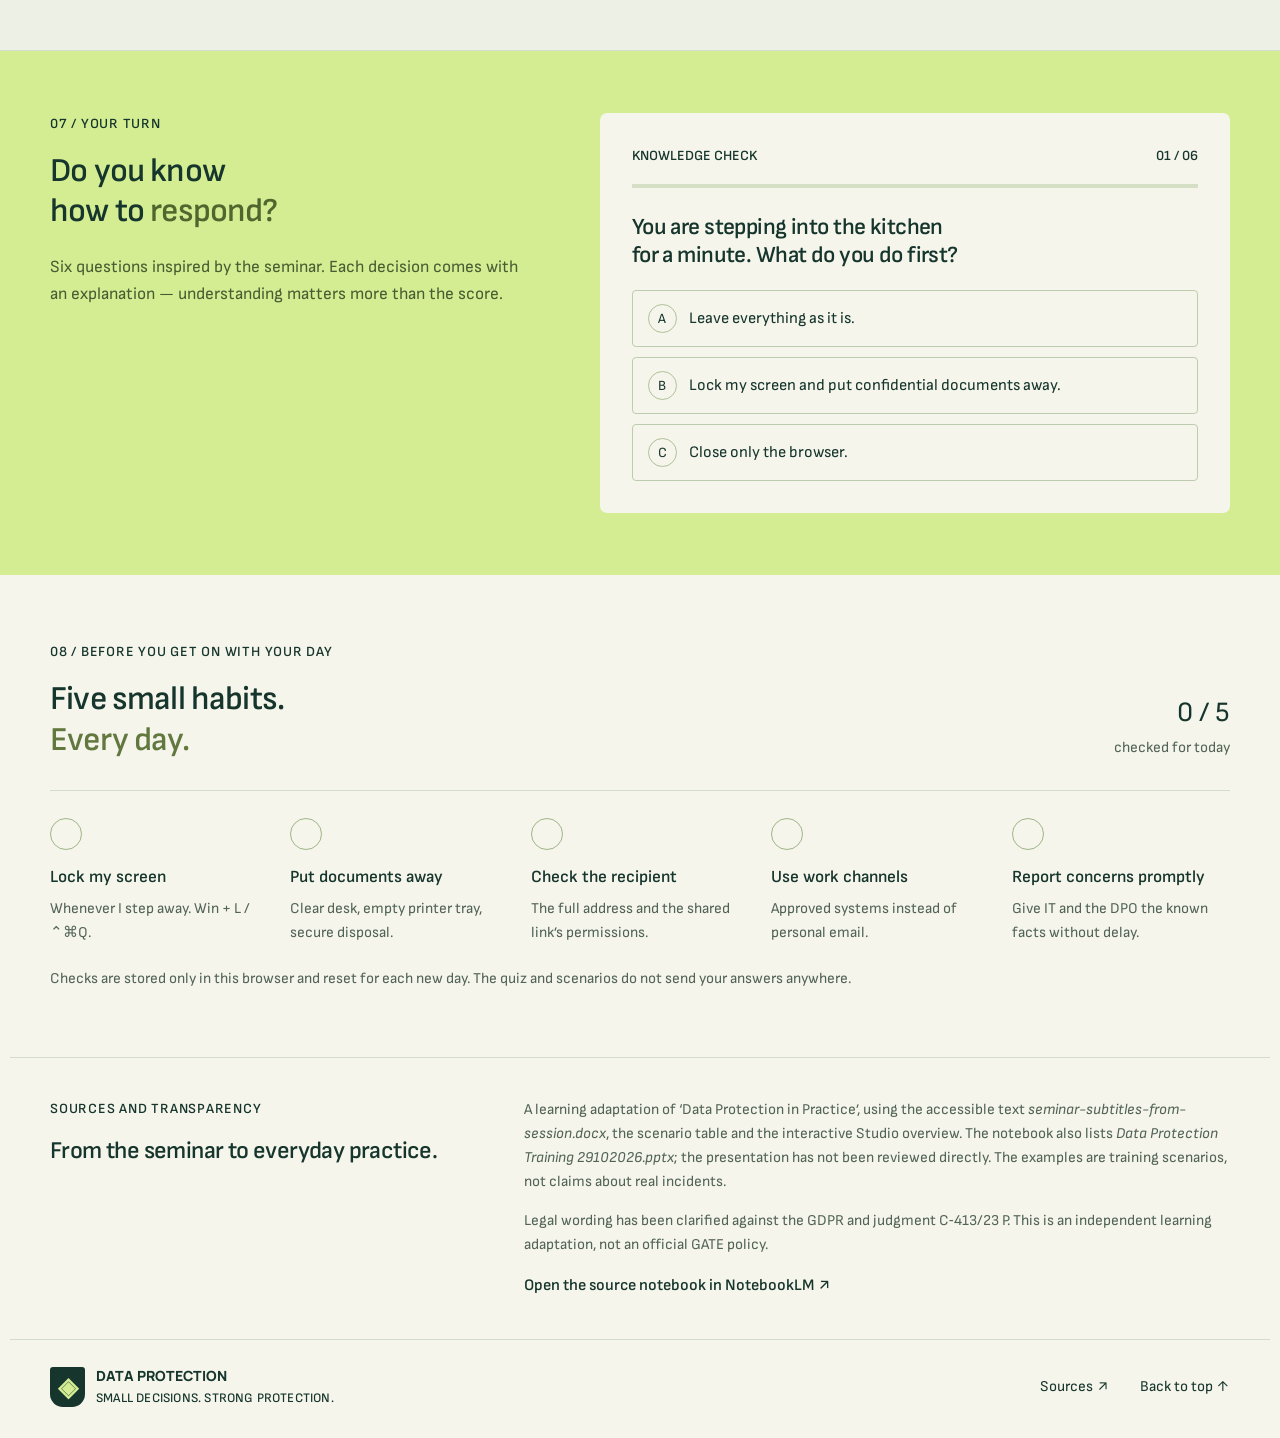
<file: en/index.html>
<!doctype html>
<html lang="en" data-other-language-url="../">
<head>
  <meta charset="utf-8"><meta name="viewport" content="width=device-width, initial-scale=1">
  <script src="../language.js?v=3"></script>
  <meta name="theme-color" content="#122e29">
  <meta name="description" content="Data protection in practice: interactive scenarios, GDPR, classification, research data and incident response. Based on Data Protection in Practice.">
  <title>Data Protection Atlas — Small decisions. Strong protection.</title>
  <link rel="icon" href="data:image/svg+xml,%3Csvg xmlns='http://www.w3.org/2000/svg' viewBox='0 0 64 64'%3E%3Crect width='64' height='64' rx='16' fill='%23122e29'/%3E%3Cpath d='M32 12 49 19v14c0 10-17 20-17 20S15 43 15 33V19Z' fill='%23d9ed98'/%3E%3C/svg%3E">
  <link rel="alternate" hreflang="bg" href="../"><link rel="alternate" hreflang="en" href="./">
  <link rel="preconnect" href="https://fonts.googleapis.com"><link rel="preconnect" href="https://fonts.gstatic.com" crossorigin>
  <link href="https://fonts.googleapis.com/css2?family=Manrope:wght@400;500;600;700;800&family=Sofia+Sans:wght@400;500;600;700;800;900&display=swap" rel="stylesheet">
  <link rel="stylesheet" href="../style.css?v=3"><script src="../content-en.js?v=4" defer></script><script src="../app.js?v=2" defer></script>
</head>
<body>
<a class="skip" href="#main">Skip to content</a><div id="reading-progress" aria-hidden="true"></div>
<header class="header"><a class="brand" href="#" aria-label="Data Protection Atlas — home"><span class="brand-icon">◈</span><span>DATA PROTECTION<span class="brand-sub">ATLAS / GATE · LEARNING GUIDE</span></span></a><nav aria-label="Main navigation"><a href="#scenarios">Scenarios</a><a href="#classification">Data</a><a href="#principles">GDPR</a><a href="#dpo">DPO</a><a href="#quiz">Quiz</a></nav><div class="language-switch" role="group" aria-label="Language / Език"><a href="../?lang=bg" data-language="bg" lang="bg" aria-label="Български" >BG</a><a href="./" data-language="en" lang="en" aria-label="English" aria-current="page">EN</a></div><a class="header-incident" href="#incident"><span class="signal"></span> Report an incident <span>↗</span></a><button id="menu-toggle" aria-label="Open menu" aria-expanded="false">☰</button></header>
<main id="main">
<section class="hero wrap">
  <div class="hero-copy"><p class="eyebrow"><span class="tiny-dot"></span> KNOWLEDGE THAT BECOMES A HABIT</p><h1>Strong protection starts with <em>small decisions.</em></h1><p class="hero-description">One unlocked screen. One wrong recipient. One tap on ‘Approve’. Discover how everyday actions protect people, data and trust.</p><div class="hero-actions"><a class="button dark" href="#scenarios">Explore the scenarios <span>↗</span></a><a class="text-link" href="#quiz">Check your knowledge <span>→</span></a></div><div class="hero-meta"><span><b>10</b> realistic scenarios</span><span><b>7</b> data categories</span><span><b>1</b> safer working day</span></div></div>
  <div class="hero-art" aria-label="Illustration: data protected by a multilayer shield" role="img"><div class="art-grid"></div><div class="orbit orbit-one"></div><div class="orbit orbit-two"></div><div class="orbit orbit-three"></div><div class="orbit-label label-one"><span class="status-dot"></span> VERIFY THE SOURCE</div><div class="orbit-label label-two"><span class="mini-lock">▣</span> LIMIT ACCESS</div><div class="orbit-label label-three">↗ REPORT PROMPTLY</div><div class="art-top">HUMAN LAYER <span>01 / ACTIVE</span></div><svg class="shield" viewBox="0 0 340 370" fill="none" xmlns="http://www.w3.org/2000/svg"><defs><linearGradient id="shieldFill" x1="40" y1="20" x2="300" y2="330"><stop stop-color="#b6d8aa" stop-opacity=".9"/><stop offset=".5" stop-color="#47725d"/><stop offset="1" stop-color="#1d4237"/></linearGradient><linearGradient id="edge" x1="20" y1="10" x2="330" y2="350"><stop stop-color="#e8fbbd"/><stop offset="1" stop-color="#477a58"/></linearGradient><filter id="glow"><feGaussianBlur stdDeviation="12"/></filter></defs><ellipse cx="170" cy="330" rx="100" ry="15" fill="#b7d776" opacity=".12" filter="url(#glow)"/><path d="M170 25 294 76v103c0 82-124 151-124 151S46 261 46 179V76L170 25Z" fill="#020e0a" stroke="#8eae71" stroke-width="1" transform="translate(12 14)"/><path d="M170 25 294 76v103c0 82-124 151-124 151S46 261 46 179V76L170 25Z" fill="url(#shieldFill)" stroke="url(#edge)" stroke-width="2"/><path d="M170 44 278 88v89c0 66-108 132-108 132S62 243 62 177V88L170 44Z" stroke="#ddf5b8" opacity=".35"/><path d="M170 25v305" stroke="#d8f4ae" opacity=".18"/><path d="m170 25 124 51-124 77L46 76 170 25Z" fill="#e3fac0" opacity=".09"/><rect x="127" y="154" width="87" height="70" rx="13" fill="#142e26" stroke="#d5eea0" stroke-width="2"/><path d="M145 154v-21a26 26 0 0 1 52 0v21" stroke="#e2f3c5" stroke-width="6"/><circle cx="170.5" cy="182" r="7" fill="#daec9c"/><path d="M171 189v11" stroke="#daec9c" stroke-width="5" stroke-linecap="round"/><path d="m237 242 8 8 17-20" stroke="#e3f7bb" stroke-width="4" stroke-linecap="round" stroke-linejoin="round"/></svg><span class="art-cross cross-one">+</span><span class="art-cross cross-two">+</span><div class="art-bottom"><span class="status-dot"></span> SECURITY IS A SHARED RESPONSIBILITY</div></div>
</section>
<div class="principle-strip"><div class="wrap"><span>PAUSE FOR A MOMENT.</span><span>CHECK THE CONTEXT.</span><span>PROTECT THE DATA.</span><span>ACT WITH CONFIDENCE. ↗</span></div></div>
<section class="section wrap" id="scenarios"><div class="section-heading"><div><p class="eyebrow">01 / DECISION LAB</p><h2>Familiar situation.<br><em>Hidden risk.</em></h2></div><p>Step into everyday situations from the training. Choose an action and discover the reasoning behind a safer decision.</p></div><div class="filter-row"><div class="filters" role="group" aria-label="Filter scenarios"><button class="filter active" data-filter="all" aria-pressed="true">All <span>10</span></button><button class="filter" data-filter="office" aria-pressed="false">At the office</button><button class="filter" data-filter="digital" aria-pressed="false">Online</button><button class="filter" data-filter="sharing" aria-pressed="false">Sharing</button><button class="filter" data-filter="rights" aria-pressed="false">Rights</button></div><span id="case-count" aria-live="polite">10 scenarios to explore</span></div><div id="scenario-grid" class="scenario-grid"></div></section>
<section class="classification-section" id="classification"><div class="wrap"><div class="section-heading"><div><p class="eyebrow">02 / KNOW WHAT YOU PROTECT</p><h2>Not all data<br>is <em>the same.</em></h2></div><p>Explore the seven categories in the training. A dataset can belong to several: apply all relevant requirements and the stricter safeguards.</p></div><div class="classification-layout"><div id="category-tabs" class="category-tabs" role="tablist" aria-label="Data categories" aria-orientation="vertical"></div><div id="category-panel" class="category-panel" role="tabpanel" tabindex="0"></div></div><p class="small-note">This framework follows the GATE training materials. Categories overlap; this is not a universal legal classification scale.</p></div></section>
<section class="section wrap" id="principles"><div class="section-heading"><div><p class="eyebrow">03 / FROM RULES TO PRACTICE</p><h2>GDPR, explained<br>in <em>plain language.</em></h2></div><p>First identify the data and the purpose. Then clarify the legal basis, access and responsibilities with the Data Protection Officer (DPO).</p></div><div class="gdpr-layout"><aside class="gdpr-card"><span class="huge-symbol">§</span><h3>Publicly available does not mean free for every use.</h3><p>Posts, comments, author profiles and activity histories may identify a person. A research purpose does not remove the need for assessment.</p><a href="#research">Explore research data ↗</a></aside><div class="accordions">
<details open><summary><span>01</span> When is information personal?</summary><div><p>When it relates to an identified or identifiable person. Combining otherwise general details can make someone identifiable.</p><p class="example">Training example: a postcode combined with a specific senior job title may point to a single person.</p></div></details>
<details><summary><span>02</span> What is a valid legal basis?</summary><div><p>Consent, contract, legal obligation, vital interests, public task or legitimate interests — depending on the processing. Research does not automatically qualify as a public task; the DPO checks the legal foundation and conditions.</p><p>Special categories also require an applicable Article 9 condition. Consent is one possible basis, not a universal solution.</p></div></details>
<details><summary><span>03</span> Pseudonymised = anonymous?</summary><div><p>Replacing names with codes does not guarantee anonymity. Assess the actual possibility of re-identification.</p><p>In C‑413/23 P, the Court clarifies that the assessment of pseudonymised data also depends on the recipient and the means available to them. Do not call a dataset anonymous simply because it has no names.</p><a class="source-link" href="https://curia.europa.eu/site/upload/docs/application/pdf/2025-09/cp250107en.pdf" target="_blank" rel="noopener">Court of Justice of the EU · C‑413/23 P ↗</a></div></details>
<details><summary><span>04</span> How should an access request be handled?</summary><div><p>Forward it to the DPO immediately. Identity and information about other people are checked before responding. The usual deadline is one month; Article 12(3) allows a further two months under its conditions, with notice within the first month.</p><p class="example">In the scenario: an applicant requests registrations, newsletter records, their CV and interview notes. Do not ignore the request or send an unchecked full archive.</p></div></details>
<details><summary><span>05</span> Can I share with an important partner?</summary><div><p>Partnership and urgency are not sufficient grounds. Clarify the recipient, purpose, permissibility, minimum scope, terms and secure channel with the responsible team.</p><p class="example">In the scenario: conference contacts are requested for another initiative. Hold the transfer until the DPO has reviewed it.</p></div></details>
</div></div><p class="legal-source">Legal clarifications: <a href="https://eur-lex.europa.eu/eli/reg/2016/679/oj?locale=en" target="_blank" rel="noopener">GDPR — Articles 4–6, 9, 12, 15 and 33 ↗</a>. A learning guide; specific decisions should be coordinated with the DPO.</p></section>
<section class="research-section" id="research"><div class="wrap research-layout"><div><p class="eyebrow">04 / RESPONSIBLE RESEARCH</p><h2>Better models.<br><em>Traceable data.</em></h2><p>Before collecting, scraping or using data to train an AI model, check provenance, rights and restrictions. Public APIs have terms too.</p><span class="research-stamp">PROVENANCE → PURPOSE → PERMISSION</span></div><div class="research-steps"><article><span>01</span><div><h3>Check the source and rights</h3><p>Review the licence, contract, intended purpose and reuse restrictions. When scraping, check robots.txt, stated AI/TDM restrictions and TDMRep; technical access alone does not grant permission.</p></div></article><article><span>02</span><div><h3>Create a dataset card</h3><p>Document provenance, version, licence, personal data, transformations and limitations. The training refers to Dataset Cards and the Croissant format.</p></div></article><article><span>03</span><div><h3>Track risks and the lifecycle</h3><p>Check representativeness and bias; control versions and access. Discuss new processing with the DPO for the record of processing activities and any need for an impact assessment.</p></div></article></div></div></section>
<section class="section wrap" id="incident"><div class="section-heading"><div><p class="eyebrow"><span class="orange-dot"></span> 05 / RESPOND QUICKLY</p><h2>Something went wrong.<br><em>Your next step matters.</em></h2></div><p>Act immediately, including evenings and weekends. You do not need the full picture before making the first report.</p></div><div class="incident-box"><div class="incident-sidebar"><label for="incident-select">What happened?</label><select id="incident-select"><option value="device">Lost or stolen device</option><option value="email">Email sent to the wrong recipient</option><option value="phishing">Phishing or a disclosed password</option><option value="mfa">Unexpected MFA prompts</option></select><div class="contact-box"><span>DPO / CONTACT FROM THE TRAINING</span><a href="mailto:privacy@gate-ai.eu">privacy@gate-ai.eu ↗</a><p>Also notify IT through the established work channel.</p></div><p class="incident-caution">72 hours is not a waiting period for employees. The DPO and controller assess whether notification to the supervisory authority is required under Article 33.</p></div><ol id="incident-steps" class="incident-steps" aria-live="polite"></ol></div></section>
<section class="dpo-section" id="dpo" aria-labelledby="dpo-title">
  <div class="wrap">
    <div class="section-heading dpo-heading">
      <div>
        <p class="eyebrow">06 / WORKING WITH THE DPO</p>
        <h2 id="dpo-title">When to engage with the DPO?</h2>
      </div>
      <a class="text-link dpo-contact" href="mailto:privacy@gate-ai.eu">Contact the DPO <span aria-hidden="true">↗</span></a>
    </div>
    <nav class="dpo-jump-links" aria-label="When to engage with the DPO">
      <a href="#dpo-immediate">Inform immediately</a>
      <a href="#dpo-approval">Obtain approval</a>
      <a href="#dpo-consult">Consult before acting</a>
    </nav>

    <div class="dpo-group dpo-immediate" id="dpo-immediate" aria-labelledby="dpo-immediate-title">
      <div class="dpo-group-heading">
        <h3 id="dpo-immediate-title">Inform the DPO Immediately</h3>
      </div>
      <div class="dpo-item-grid">
        <article class="dpo-item" data-dpo-item="suspected-breach">
          <h4>A breach or a suspected one</h4>
          <p>Lost laptop, wrong recipient, phishing click, data on display. Inform the DPO and keep the evidence.</p>
        </article>
        <article class="dpo-item" data-dpo-item="individual-rights">
          <h4>Someone exercising their rights</h4>
          <p>“What do you hold about me?”, “Delete my data”. Forward it immediately to the DPO. GATE has one month to respond.</p>
        </article>
        <article class="dpo-item" data-dpo-item="wrong-place">
          <h4>Data in the wrong place</h4>
          <p>Personal data on a personal device, personal cloud or an unapproved system.</p>
        </article>
        <article class="dpo-item" data-dpo-item="unowned-dataset">
          <h4>A dataset nobody owns</h4>
          <p>Data or a dataset with no owner, no purpose or no retention rule.</p>
        </article>
      </div>
    </div>

    <div class="dpo-group dpo-approval" id="dpo-approval" aria-labelledby="dpo-approval-title">
      <div class="dpo-group-heading">
        <h3 id="dpo-approval-title">The DPO Must Approve</h3>
      </div>
      <div class="dpo-item-grid">
        <article class="dpo-item" data-dpo-item="restricted-data">
          <h4>Access to or sharing of Restricted data</h4>
          <p>This needs explicit DPO and legal counsel approval.</p>
        </article>
        <article class="dpo-item" data-dpo-item="retention-exceptions">
          <h4>Exceptions to the retention schedule</h4>
          <p>Keeping data longer, or deleting it earlier, than the schedule says.</p>
        </article>
        <article class="dpo-item" data-dpo-item="end-of-retention">
          <h4>Deleting data at the end of retention</h4>
          <p>The data owner informs the DPO, and the DPO confirms there is no legal hold before anything is deleted.</p>
        </article>
        <article class="dpo-item" data-dpo-item="legal-holds">
          <h4>Legal holds</h4>
          <p>Only the DPO can issue one.</p>
        </article>
      </div>
    </div>

    <div class="dpo-group dpo-consult" id="dpo-consult" aria-labelledby="dpo-consult-title">
      <div class="dpo-group-heading">
        <h3 id="dpo-consult-title">Consult the DPO Before Acting</h3>
      </div>
      <div class="dpo-item-grid">
        <article class="dpo-item" data-dpo-item="new-purpose">
          <h4>A new purpose</h4>
          <p>Using existing data for something it wasn’t collected for, such as adding event attendees to the newsletter.</p>
        </article>
        <article class="dpo-item" data-dpo-item="new-tool">
          <h4>A new tool or system, especially AI</h4>
          <p>A new AI tool, an analytics platform, a large data extract, or any major system change. A DPIA may be needed.</p>
        </article>
        <article class="dpo-item" data-dpo-item="automated-decisions">
          <h4>Automated decisions or profiling</h4>
          <p>For example, AI that screens CVs or scores people. A DPIA is required beforehand.</p>
        </article>
        <article class="dpo-item" data-dpo-item="external-sharing">
          <h4>Sharing data outside GATE</h4>
          <p>Partners, suppliers, students, hackathons, other institutes. A contract or data-sharing agreement may be needed.</p>
        </article>
        <article class="dpo-item" data-dpo-item="processing-basis">
          <h4>Reasons for data processing</h4>
          <p>Designing a consent form, or collecting explicit consent for health or other sensitive data.</p>
        </article>
        <article class="dpo-item" data-dpo-item="privacy-notice">
          <h4>Writing a privacy notice</h4>
          <p>For a new form, event, study or recruitment campaign.</p>
        </article>
        <article class="dpo-item" data-dpo-item="direct-marketing">
          <h4>Direct marketing</h4>
          <p>Newsletters, campaigns, mailing lists.</p>
        </article>
        <article class="dpo-item" data-dpo-item="special-categories">
          <h4>Any special category data</h4>
          <p>Health, biometrics, ethnicity and similar, including inferred data.</p>
        </article>
        <article class="dpo-item" data-dpo-item="uncertainty">
          <h4>Unsure about the legal basis, retention period or security measures</h4>
        </article>
      </div>
    </div>
    <p class="small-note">These GATE procedures follow the three training slides “When to contact the DPO”. DPIA means Data Protection Impact Assessment.</p>
  </div>
</section>

<section class="quiz-section" id="quiz"><div class="wrap quiz-layout"><div class="quiz-intro"><p class="eyebrow">07 / YOUR TURN</p><h2>Do you know<br>how to <em>respond?</em></h2><p>Six questions inspired by the seminar. Each decision comes with an explanation — understanding matters more than the score.</p><div class="quiz-art" aria-hidden="true">?<span>✓</span></div></div><div id="quiz-content" class="quiz-content" aria-live="polite"></div></div></section>
<section class="section wrap" id="habits"><div class="section-heading"><div><p class="eyebrow">08 / BEFORE YOU GET ON WITH YOUR DAY</p><h2>Five small habits.<br><em>Every day.</em></h2></div><div class="habit-counter"><span id="habit-number">0 / 5</span><span>checked for today</span></div></div><div class="habits"><label><input type="checkbox" data-habit="screen"><span class="check-visual"></span><span><b>Lock my screen</b><small>Whenever I step away. Win + L / ⌃⌘Q.</small></span></label><label><input type="checkbox" data-habit="paper"><span class="check-visual"></span><span><b>Put documents away</b><small>Clear desk, empty printer tray, secure disposal.</small></span></label><label><input type="checkbox" data-habit="recipient"><span class="check-visual"></span><span><b>Check the recipient</b><small>The full address and the shared link’s permissions.</small></span></label><label><input type="checkbox" data-habit="channel"><span class="check-visual"></span><span><b>Use work channels</b><small>Approved systems instead of personal email.</small></span></label><label><input type="checkbox" data-habit="report"><span class="check-visual"></span><span><b>Report concerns promptly</b><small>Give IT and the DPO the known facts without delay.</small></span></label></div><p class="small-note">Checks are stored only in this browser and reset for each new day. The quiz and scenarios do not send your answers anywhere.</p></section>
<section class="sources wrap" id="sources"><div><p class="eyebrow">SOURCES AND TRANSPARENCY</p><h3>From the seminar to everyday practice.</h3></div><div><p>A learning adaptation of ‘Data Protection in Practice’, using the accessible text <i>seminar-subtitles-from-session.docx</i>, the scenario table and the interactive Studio overview. The notebook also lists <i>Data Protection Training 29102026.pptx</i>; the presentation has not been reviewed directly. The examples are training scenarios, not claims about real incidents.</p><p>Legal wording has been clarified against the GDPR and judgment C‑413/23 P. This is an independent learning adaptation, not an official GATE policy.</p><a class="text-link" href="https://notebook.google.com/notebook/cb498f1d-897c-44f0-a179-e2a9420a075d" target="_blank" rel="noopener">Open the source notebook in NotebookLM ↗</a></div></section>
</main><footer class="footer wrap"><a class="brand" href="#"><span class="brand-icon">◈</span><span>DATA PROTECTION<span class="brand-sub">SMALL DECISIONS. STRONG PROTECTION.</span></span></a><a href="#sources">Sources ↗</a><a href="#main">Back to top ↑</a></footer>
<dialog id="scenario-dialog" aria-labelledby="dialog-title"><button class="dialog-close" aria-label="Close scenario">×</button><div id="scenario-content"></div></dialog>
</body></html>
</file>
<file: style.css>
:root {
  --paper: #f5f5eb;
  --ink: #16352c;
  --muted: #536457;
  --lime: #d4ed93;
  --line: #d4dccb;
  --orange: #c35e36;
  --dark: #102d27;
  --font: 'Sofia Sans', sans-serif;
}
* { box-sizing: border-box; }
html { scroll-behavior: auto; scroll-padding-top: 112px; }
body { margin: 0; background: var(--paper); color: var(--ink); font-family: var(--font); font-size: 1.0625rem; line-height: 1.6; }
button, input, select { font: inherit; }
button, a, select, input { touch-action: manipulation; }
button, a { -webkit-tap-highlight-color: transparent; }
button { cursor: pointer; color: inherit; }
a { color: inherit; text-decoration: none; }
a:hover { text-decoration: underline; text-underline-offset: 4px; }
:is(button, a, summary, select, input):focus-visible { outline: 3px solid var(--orange); outline-offset: 4px; }
h1, h2, h3, p { margin: 0; }
h1, h2, h3 { font-weight: 600; line-height: 1.22; letter-spacing: -.025em; text-wrap: balance; }
h1 { font-size: clamp(2rem, 3.2vw, 2.75rem); max-width: 620px; }
h2 { font-size: clamp(1.75rem, 2.6vw, 2.125rem); }
h3 { font-size: 1.375rem; }
em { font-style: normal; color: #62783f; }
.wrap { max-width: 1260px; margin: auto; padding-inline: 40px; }
.header { position: sticky; top: 0; z-index: 40; background: var(--paper); min-height: 92px; max-width: 1380px; margin: auto; padding: 16px 40px; display: flex; align-items: center; justify-content: space-between; gap: 24px; border-bottom: 1px solid var(--line); }
.brand { display: flex; align-items: center; gap: 11px; font-family: Manrope, sans-serif; font-size: .875rem; font-weight: 800; line-height: 1.6; }
.brand:hover { text-decoration: none; }
.brand-icon { width: 35px; height: 40px; flex-shrink: 0; background: var(--ink); color: var(--lime); display: grid; place-content: center; border-radius: 3px 3px 13px 13px; font-size: 1.625rem; }
.brand-sub { font-family: var(--font); display: block; font-size: .8125rem; font-weight: 500; letter-spacing: .015em; }
.header nav { display: flex; gap: 23px; font-size: 1rem; font-weight: 600; }
.header nav a { padding-block: 8px; }
.header-incident { border: 1px solid #b5c1aa; border-radius: 24px; padding: 9px 15px; display: flex; gap: 9px; align-items: center; font-size: .9375rem; white-space: nowrap; }
.signal, .tiny-dot, .orange-dot, .status-dot { display: inline-block; width: 7px; height: 7px; border-radius: 50%; background: var(--orange); flex-shrink: 0; }
.tiny-dot { background: var(--ink); margin-right: 5px; }
.status-dot { background: var(--lime); box-shadow: 0 0 12px #b5d97c88; }
.orange-dot { margin-right: 5px; }
.language-switch { display: flex; flex-shrink: 0; border: 1px solid #b5c1aa; padding: 3px; border-radius: 7px; gap: 2px; }
.language-switch a { min-height: 38px; min-width: 42px; display: grid; place-content: center; border-radius: 4px; font-family: Manrope, sans-serif; font-size: .875rem; font-weight: 700; }
.language-switch a[aria-current] { background: var(--ink); color: var(--paper); }
.language-switch a:hover { background: #dce7c6; color: var(--ink); text-decoration: none; }
#menu-toggle { display: none; border: 1px solid var(--line); border-radius: 5px; background: transparent; min-height: 44px; min-width: 44px; font-size: 1.375rem; }
.eyebrow { font-size: .875rem; letter-spacing: .055em; font-weight: 600; line-height: 1.5; margin-bottom: 17px; }
.hero { display: grid; grid-template-columns: 1.15fr 1fr; align-items: center; gap: 48px; padding-top: 48px; padding-bottom: 48px; }
.hero-description { font-size: 1.125rem; max-width: 560px; margin-top: 22px; color: var(--muted); }
.hero-actions { display: flex; align-items: center; flex-wrap: wrap; gap: 18px 24px; margin-top: 26px; }
.button { display: inline-flex; justify-content: space-between; align-items: center; gap: 22px; padding: 12px 19px; border-radius: 5px; border: 1px solid transparent; font-size: 1rem; font-weight: 600; transition: background .2s; min-height: 46px; }
.button:hover { text-decoration: none; }
.button.dark { background: var(--ink); color: #fff; }
.button.dark:hover { background: #315440; }
.text-link { font-weight: 600; font-size: 1rem; text-underline-offset: 4px; }
.hero-meta { display: flex; gap: 25px; padding-top: 22px; margin-top: 26px; border-top: 1px solid var(--line); font-size: .9375rem; color: var(--muted); line-height: 1.45; }
.hero-meta span { flex: 1; }
.hero-meta b { font-size: 1.375rem; display: block; line-height: 1.4; color: var(--ink); font-weight: 600; }
.hero-art { background: radial-gradient(ellipse at 55% 45%, #396044 0%, #19382b 46%, #0c251f 100%); width: 100%; aspect-ratio: 1.15; min-height: 390px; border-radius: 8px; position: relative; overflow: hidden; color: var(--lime); isolation: isolate; }
.art-grid { position: absolute; inset: 0; background-image: linear-gradient(#b6d2920d 1px, transparent 1px), linear-gradient(90deg,#b6d2920d 1px,transparent 1px); background-size: 37px 37px; mask-image: radial-gradient(ellipse,black,transparent); }
.shield { position: absolute; width: 69%; height: 80%; left: 15%; top: 9%; filter: drop-shadow(12px 18px 23px #0005); animation: float 7s ease-in-out infinite; }
.orbit { position: absolute; border: 1px solid #cce3aa28; border-radius: 50%; width: 85%; height: 70%; left: 8%; top: 14%; transform: rotate(-24deg); }
.orbit-two { width: 110%; height: 46%; left: -6%; top: 27%; transform: rotate(-32deg); border-style: dashed; }
.orbit-three { width: 63%; height: 96%; top: 3%; left: 20%; transform: rotate(38deg); border-color: #b6d29215; }
.art-top { position: absolute; top: 20px; left: 20px; right: 20px; display: flex; justify-content: space-between; gap: 12px; font-size: .8125rem; color: #d6e2c9; }
.orbit-label { position: absolute; z-index: 2; display: flex; align-items: center; gap: 8px; font-size: .8125rem; color: #edf5df; border: 1px solid #9fb68a70; background: #17352cf5; padding: 8px 10px; border-radius: 4px; }
.label-one { top: 22%; left: 4%; }
.label-two { right: 4%; top: 59%; }
.label-three { bottom: 17%; left: 4%; }
.art-bottom { position: absolute; bottom: 18px; left: 20px; right: 20px; display: flex; gap: 8px; align-items: center; font-size: .8125rem; line-height: 1.4; }
.art-cross { position: absolute; color: #9eb184; font-size: 1.3125rem; }
.cross-one { top: 35%; right: 8%; }
.cross-two { bottom: 25%; left: 12%; }
.principle-strip { background: var(--lime); padding: 17px 0; }
.principle-strip .wrap { display: flex; justify-content: space-between; align-items: center; gap: 18px; font-size: .875rem; font-weight: 600; }
.principle-strip span:not(:last-child):after { content: '·'; margin-left: 24px; }
.section { padding-top: 66px; padding-bottom: 66px; }
.section-heading { display: flex; justify-content: space-between; align-items: flex-end; gap: 40px; margin-bottom: 30px; }
.section-heading > p { max-width: 460px; color: var(--muted); font-size: 1.0625rem; }
.filter-row { display: flex; align-items: center; justify-content: space-between; margin-bottom: 22px; gap: 18px; }
.filters { display: flex; gap: 7px; flex-wrap: wrap; }
.filter { border: 1px solid #bfcbb2; border-radius: 24px; background: transparent; padding: 8px 16px; font-size: .9375rem; min-height: 44px; }
.filter.active { background: var(--ink); color: var(--paper); border-color: var(--ink); }
.filter span { margin-left: 5px; }
#case-count { font-size: .9375rem; color: var(--muted); }
.scenario-grid { display: grid; grid-template-columns: repeat(3,1fr); gap: 18px; }
.scenario-card { padding: 24px; border: 1px solid var(--line); border-radius: 6px; background: #fbfcf4; display: flex; flex-direction: column; text-align: left; min-height: 288px; transition: border .2s, box-shadow .2s; }
.scenario-card:hover { border-color: #8b9f71; box-shadow: 0 5px 20px #16352c0c; }
.scenario-top { display: flex; align-items: center; justify-content: space-between; gap: 12px; font-size: .8125rem; font-weight: 600; color: var(--muted); margin-bottom: 20px; line-height: 1.4; }
.scenario-icon { font-size: 1.375rem; flex-shrink: 0; width: 38px; height: 38px; display: grid; place-content: center; border-radius: 50%; background: #edf0df; color: var(--ink); }
.scenario-card:nth-child(3n+2) .scenario-icon { background: #f4e6d9; color: #a65b36; }
.scenario-card h3 { font-size: 1.4375rem; }
.scenario-card p { font-size: 1rem; color: var(--muted); margin: 12px 0 23px; }
.scenario-bottom { display: flex; justify-content: space-between; align-items: center; gap: 12px; margin-top: auto; font-size: .9375rem; font-weight: 600; }
.scenario-bottom .arrow { font-size: 1.25rem; }
.scenario-grid:has(> :nth-child(10)) .scenario-card:last-child { grid-column: 1/-1; min-height: auto; display: grid; grid-template-columns: 150px 1fr 1.2fr 160px; gap: 24px; align-items: center; background: #eaf0dd; }
.scenario-grid:has(> :nth-child(10)) .scenario-card:last-child :is(.scenario-top,p,.scenario-bottom) { margin: 0; }
.classification-section { background: #e9eddf; border-block: 1px solid var(--line); padding: 66px 0; }
.classification-layout { display: grid; grid-template-columns: .85fr 1.7fr; gap: 28px; }
.category-tabs { display: flex; flex-direction: column; gap: 5px; }
.category-tab { display: flex; align-items: center; gap: 17px; background: transparent; border: 0; border-bottom: 1px solid #c4cfb8; text-align: left; padding: 12px 16px; font-size: 1.0625rem; border-radius: 4px; min-height: 51px; }
.category-tab span { font-size: .875rem; color: #536745; }
.category-tab b { margin-left: auto; font-size: 1.125rem; font-weight: 400; }
.category-tab[aria-selected=true] { background: var(--dark); color: var(--lime); border-color: var(--dark); }
.category-tab[aria-selected=true] span { color: var(--lime); }
.category-panel { background: var(--paper); padding: 34px 38px; border-radius: 6px; min-height: 380px; }
.category-panel .eyebrow { color: var(--muted); }
.category-panel h3 { font-size: 1.75rem; margin: 22px 0 17px; }
.category-panel > p:not(.eyebrow) { font-size: 1.0625rem; color: var(--muted); }
.category-examples { display: flex; gap: 8px; flex-wrap: wrap; margin: 20px 0; }
.category-examples span { font-size: .9375rem; border: 1px solid #bdc9af; padding: 5px 11px; border-radius: 20px; }
.category-rule { border-top: 1px solid var(--line); padding-top: 19px; margin-top: 24px; }
.category-rule b { font-size: .875rem; letter-spacing: .03em; }
.category-rule p { font-size: 1rem; margin-top: 8px; }
.small-note { font-size: .9375rem; color: var(--muted); margin-top: 22px; }
.gdpr-layout { display: grid; grid-template-columns: 1fr 1.65fr; gap: 40px; }
.gdpr-card { padding: 30px; background: #dfebc5; border-radius: 6px; align-self: start; }
.huge-symbol { display: inline-block; font-size: 2.75rem; font-weight: 500; line-height: 1; color: #6e844b; }
.gdpr-card h3 { font-size: 1.625rem; margin: 18px 0; }
.gdpr-card p { font-size: 1rem; color: #455b39; }
.gdpr-card a { display: block; margin-top: 20px; font-size: .9375rem; font-weight: 600; }
.accordions details { border-bottom: 1px solid var(--line); }
.accordions details:first-child { border-top: 1px solid var(--line); }
.accordions summary { display: flex; gap: 16px; align-items: center; list-style: none; cursor: pointer; padding: 20px 0; font-size: 1.125rem; font-weight: 600; }
.accordions summary::-webkit-details-marker { display: none; }
.accordions summary span { font-size: .875rem; color: var(--muted); }
.accordions summary:after { content: '+'; margin-left: auto; font-size: 1.375rem; font-weight: 400; }
.accordions details[open] summary:after { content: '−'; }
.accordions details > div { padding: 0 8px 24px 32px; font-size: 1rem; color: var(--muted); }
.accordions details p + p { margin-top: 15px; }
.example { border-left: 2px solid #9aaf74; padding-left: 15px; }
.source-link { display: inline-block; margin-top: 14px; font-size: .9375rem; text-decoration: underline; }
.legal-source { font-size: .9375rem; color: var(--muted); margin-top: 28px; }
.legal-source a { text-decoration: underline; }
.research-section { background: var(--dark); color: var(--paper); padding: 62px 0; }
.research-layout { display: grid; grid-template-columns: 1fr 1.3fr; gap: 65px; }
.research-section em { color: var(--lime); }
.research-section .eyebrow { color: #c3d2b6; }
.research-layout > div > p:not(.eyebrow) { font-size: 1.0625rem; color: #c5d1bf; margin-top: 22px; }
.research-stamp { display: inline-block; font-size: .875rem; color: #c5d9af; border: 1px solid #6e845f; padding: 9px 12px; margin-top: 26px; }
.research-steps article { display: flex; gap: 20px; padding: 22px 0; border-bottom: 1px solid #43584a; }
.research-steps article:first-child { padding-top: 0; }
.research-steps article > span { font-size: .875rem; color: var(--lime); }
.research-steps h3 { font-size: 1.375rem; }
.research-steps p { font-size: 1rem; margin-top: 10px; color: #c0cdbb; }
.incident-box { display: grid; grid-template-columns: 1fr 1.25fr; border: 1px solid #cdd1bf; border-radius: 6px; overflow: hidden; }
.incident-sidebar { background: #eeeddf; padding: 30px; }
.incident-sidebar label { display: block; font-size: 1rem; font-weight: 600; margin-bottom: 11px; }
.incident-sidebar select { padding: 12px 30px 12px 12px; max-width: 100%; width: 100%; border: 1px solid #acb99e; background: #f7f7ef; color: var(--ink); border-radius: 4px; font-size: 1rem; }
.contact-box { margin-top: 30px; }
.contact-box > span { font-size: .875rem; display: block; }
.contact-box a { font-size: 1.375rem; display: block; margin: 8px 0; overflow-wrap: anywhere; }
.contact-box p { font-size: 1rem; color: var(--muted); }
.incident-caution { font-size: .9375rem; border-top: 1px solid #cdd1bf; padding-top: 22px; margin-top: 24px; color: var(--muted); }
.incident-steps { list-style: none; padding: 12px 30px; margin: 0; background: #fcfcf6; counter-reset: step; }
.incident-steps li { display: flex; gap: 18px; padding: 20px 0; border-bottom: 1px solid var(--line); counter-increment: step; }
.incident-steps li:last-child { border: 0; }
.incident-steps li:before { content: '0' counter(step); flex-shrink: 0; color: var(--orange); font-size: .9375rem; margin-top: 1px; }
.incident-steps h3 { font-size: 1.25rem; }
.incident-steps p { font-size: 1rem; color: var(--muted); margin-top: 7px; }
.quiz-section { background: var(--lime); padding: 62px 0; }
.quiz-layout { display: grid; grid-template-columns: 1fr 1.3fr; gap: 65px; }
.quiz-intro h2 em { color: #4f672e; }
.quiz-intro > p:not(.eyebrow) { font-size: 1.0625rem; margin-top: 22px; color: #475d32; }
.quiz-art { display: none; }
.quiz-content { padding: 32px; background: var(--paper); border-radius: 7px; align-self: start; min-height: 390px; }
.quiz-top { font-size: .875rem; font-weight: 600; display: flex; justify-content: space-between; gap: 15px; margin-bottom: 17px; }
.quiz-track { height: 4px; background: #d5dfc5; margin-bottom: 25px; }
.quiz-track span { display: block; height: 100%; background: #78964d; transition: width .3s; }
.quiz-content h3 { font-size: 1.4375rem; margin-bottom: 21px; }
.answer-options { display: flex; flex-direction: column; gap: 10px; }
.answer-option { display: flex; gap: 12px; align-items: center; text-align: left; border: 1px solid #bdcbae; border-radius: 4px; padding: 13px 15px; background: transparent; font-size: 1rem; line-height: 1.5; min-height: 49px; }
.answer-option:before { content: attr(data-letter); font-size: .875rem; border: 1px solid #afc199; width: 27px; height: 27px; display: grid; place-content: center; flex-shrink: 0; border-radius: 50%; }
.answer-option:hover:not(:disabled) { background: #e8eedb; }
.answer-option.correct { background: #dfecc6; border-color: #789647; }
.answer-option.wrong { background: #f3e4d9; border-color: #b8754b; }
.answer-option:disabled { cursor: default; color: var(--ink); }
.feedback { font-size: 1rem; background: #e6edd9; padding: 19px; border-radius: 4px; margin-top: 18px; }
.feedback.wrong { background: #f1e4d9; }
.feedback b { display: block; margin-bottom: 7px; }
.feedback .button { margin-top: 18px; }
.quiz-result-number { font-size: 2.5rem; line-height: 1.2; font-weight: 600; margin: 20px 0; }
.quiz-result-number span { font-size: 1.5rem; color: #607440; }
.quiz-result p { font-size: 1rem; color: var(--muted); margin-bottom: 20px; }
.habit-counter { display: flex; flex-direction: column; align-items: flex-end; font-size: .9375rem; color: var(--muted); }
.habit-counter > span:first-child { font-size: 1.75rem; color: var(--ink); }
.habits { display: grid; grid-template-columns: repeat(5,1fr); gap: 22px; border-top: 1px solid var(--line); padding-top: 27px; }
.habits label { display: flex; flex-direction: column; gap: 16px; position: relative; cursor: pointer; }
.habits input { position: absolute; left: 0; top: 0; width: 32px; height: 32px; opacity: 0; cursor: pointer; }
.check-visual { width: 32px; height: 32px; border: 1px solid #9fb588; border-radius: 50%; display: grid; place-content: center; flex-shrink: 0; }
.habits input:checked + .check-visual { background: var(--ink); border-color: var(--ink); color: var(--lime); }
.habits input:checked + .check-visual:after { content: '✓'; font-size: 1rem; }
.habits input:focus-visible + .check-visual { outline: 3px solid var(--orange); outline-offset: 4px; }
.habits b { font-size: 1.0625rem; display: block; line-height: 1.4; font-weight: 600; }
.habits small { font-size: .9375rem; color: var(--muted); display: block; margin-top: 7px; }
.sources { padding-top: 40px; padding-bottom: 40px; border-top: 1px solid var(--line); display: grid; grid-template-columns: .9fr 1.5fr; gap: 50px; }
.sources h3 { font-size: 1.5rem; }
.sources p:not(.eyebrow) { font-size: .9375rem; color: var(--muted); margin-bottom: 15px; }
.footer { padding-top: 25px; padding-bottom: 30px; border-top: 1px solid var(--line); display: flex; align-items: center; gap: 30px; }
.footer .brand { margin-right: auto; }
.footer > a:not(.brand) { font-size: .9375rem; }
.skip { position: fixed; left: 20px; top: -80px; z-index: 100; background: var(--lime); padding: 10px; }
.skip:focus { top: 10px; }
#reading-progress { position: fixed; top: 0; left: 0; width: 0; height: 3px; background: var(--orange); z-index: 50; }
dialog { border: 1px solid #a6b995; background: var(--paper); color: var(--ink); border-radius: 10px; padding: 38px; max-width: 690px; width: calc(100% - 32px); max-height: 90vh; overflow: auto; box-shadow: 0 30px 130px #0005; }
dialog::backdrop { background: #0c201dcc; backdrop-filter: blur(7px); }
.dialog-close { position: absolute; right: 9px; top: 7px; font-size: 1.75rem; border: 0; background: transparent; line-height: 1; min-height: 44px; min-width: 44px; }
.dialog-tag { font-size: .875rem; color: var(--muted); margin: 0 20px 19px 0; }
.dialog-title { font-size: 1.75rem; margin-bottom: 20px; }
.dialog-story { font-size: 1.0625rem; color: var(--muted); margin-bottom: 25px; }
.dialog-question { font-size: .9375rem; font-weight: 600; margin-bottom: 13px; }
.dialog-source { font-size: .9375rem; color: var(--muted); margin-top: 20px; }
.dialog-source a { text-decoration: underline; }
.scenario-done { color: #466724; }
.case-status { display: block; font-size: .9375rem; margin-top: 17px; color: var(--muted); }
@keyframes float { 0%,100% { transform: translateY(0) rotate(-1deg); } 50% { transform: translateY(-6px) rotate(1deg); } }
@media (max-width: 1150px) {
  .wrap { padding-inline: 30px; }
  .header { padding-inline: 30px; gap: 18px; }
  .header nav { gap: 15px; }
  .header-incident { font-size: .875rem; padding: 9px 11px; }
  .hero { gap: 32px; }
  .hero-art { min-height: 380px; }
  .hero-meta { gap: 17px; }
  .scenario-grid { grid-template-columns: repeat(2,1fr); }
  .scenario-grid:has(> :nth-child(10)) .scenario-card:last-child { grid-column: auto; display: flex; min-height: 288px; }
  .scenario-grid:has(> :nth-child(10)) .scenario-card:last-child .scenario-top { margin-bottom: 20px; }
  .scenario-grid:has(> :nth-child(10)) .scenario-card:last-child p { margin: 12px 0 23px; }
  .scenario-grid:has(> :nth-child(10)) .scenario-card:last-child .scenario-bottom { margin-top: auto; }
  .research-layout, .quiz-layout { gap: 40px; }
  .habits { grid-template-columns: repeat(3,1fr); gap: 28px; }
}
@media (max-width: 1000px) {
  .header { flex-wrap: wrap; }
  .header nav { display: none; position: absolute; left: 0; right: 0; top: 100%; z-index: 10; padding: 20px 30px; background: var(--paper); border-bottom: 1px solid var(--line); justify-content: space-around; gap: 20px; }
  .header nav.open { display: flex; }
  .language-switch { margin-left: auto; }
  #menu-toggle { display: block; }
  .hero { gap: 26px; }
  .hero-art { min-height: 360px; }
  .hero-description { font-size: 1.0625rem; }
  .art-top { font-size: .8125rem; left: 15px; right: 15px; }
  .art-bottom { left: 15px; right: 15px; }
  .orbit-label { font-size: .8125rem; }
  .hero-meta { flex-wrap: wrap; }
  .hero-meta span { flex-basis: 80px; }
  .principle-strip span:not(:last-child):after { display: none; }
  .section-heading { gap: 28px; }
  .section-heading > p { max-width: 42%; }
  .classification-layout { grid-template-columns: .9fr 1.4fr; gap: 22px; }
  .category-panel { padding: 28px; }
  .gdpr-layout { grid-template-columns: 1fr 1.5fr; gap: 27px; }
  .gdpr-card { padding: 25px; }
  .research-layout, .quiz-layout { gap: 30px; grid-template-columns: 1fr 1.3fr; }
  .quiz-content { padding: 26px; }
  .incident-sidebar { padding: 25px; }
  .incident-steps { padding-inline: 24px; }
}
@media (max-width: 700px) {
  .wrap { padding-inline: 22px; }
  .header { min-height: 82px; padding: 16px 22px; gap: 12px; }
  .brand { font-size: .8125rem; gap: 8px; }
  .brand-sub { font-size: .8125rem; }
  .brand-icon { width: 29px; height: 35px; font-size: 1.375rem; }
  .header .brand-sub { max-width: 195px; }
  .header-incident { display: none; }
  .header nav { padding: 15px 22px; gap: 16px; flex-wrap: wrap; }
  .language-switch a { min-width: 38px; min-height: 36px; }
  #menu-toggle { min-width: 40px; }
  .hero { display: flex; flex-direction: column; gap: 32px; padding-top: 34px; padding-bottom: 35px; }
  .hero-copy { width: 100%; }
  h1 { font-size: 2.125rem; line-height: 1.23; max-width: 580px; }
  h2 { font-size: 1.875rem; }
  .eyebrow { font-size: .875rem; margin-bottom: 16px; }
  .hero-description { margin-top: 19px; max-width: none; }
  .hero-actions { margin-top: 23px; gap: 18px; }
  .hero-meta { gap: 18px; margin-top: 23px; padding-top: 20px; font-size: .9375rem; }
  .hero-art { min-height: 350px; max-width: 520px; aspect-ratio: 1.25; }
  .art-top { top: 17px; }
  .art-bottom { bottom: 15px; }
  .principle-strip .wrap { display: grid; grid-template-columns: 1fr 1fr; gap: 12px 24px; font-size: .875rem; }
  .section { padding-top: 48px; padding-bottom: 48px; }
  .section-heading { display: block; margin-bottom: 27px; }
  .section-heading > p { max-width: none; margin-top: 19px; }
  .filter-row { display: block; }
  .filters { gap: 7px; }
  .filter { padding: 8px 13px; }
  #case-count { display: block; margin-top: 15px; }
  .scenario-grid { gap: 15px; }
  .scenario-card { padding: 21px; min-height: 280px; }
  .scenario-card h3 { font-size: 1.375rem; }
  .scenario-grid:has(> :nth-child(10)) .scenario-card:last-child { gap: 0; }
  .classification-section { padding: 48px 0; }
  .classification-layout { display: flex; flex-direction: column; gap: 18px; }
  .category-tabs { display: grid; grid-template-columns: 1fr 1fr; gap: 7px; }
  .category-tab { min-height: 50px; font-size: 1rem; padding: 10px 13px; border: 1px solid #bdcbb0; gap: 10px; }
  .category-tab:last-child { grid-column: 1/-1; }
  .category-tab b { display: none; }
  .category-panel { padding: 26px; min-height: 360px; }
  .category-panel h3 { font-size: 1.625rem; margin-top: 20px; }
  .gdpr-layout { display: block; }
  .gdpr-card { padding: 26px; margin-bottom: 28px; }
  .huge-symbol { float: right; margin-left: 15px; }
  .gdpr-card h3 { margin-top: 0; font-size: 1.5rem; }
  .accordions summary { font-size: 1.125rem; gap: 13px; }
  .accordions details > div { padding-left: 28px; }
  .research-section, .quiz-section { padding: 48px 0; }
  .research-layout, .quiz-layout { display: block; }
  .research-steps { margin-top: 30px; }
  .research-steps article { gap: 17px; }
  .incident-box { display: block; }
  .incident-sidebar { padding: 25px; }
  .incident-steps { padding: 10px 25px; }
  .quiz-content { margin-top: 28px; padding: 26px; min-height: 370px; }
  .quiz-content h3 { font-size: 1.375rem; }
  .quiz-top { font-size: .875rem; }
  .habit-counter { margin-top: 20px; align-items: center; flex-direction: row; gap: 15px; }
  .habits { grid-template-columns: 1fr 1fr; gap: 27px; }
  .sources { grid-template-columns: 1fr; gap: 22px; padding-top: 34px; padding-bottom: 34px; }
  .footer { gap: 20px; flex-wrap: wrap; }
  .footer .brand { width: 100%; margin-bottom: 6px; }
  dialog { padding: 32px 25px; }
  .dialog-title { font-size: 1.625rem; }
}
@media (max-width: 480px) {
  .header { gap: 10px; }
  .header .brand { flex: 1 1 180px; }
  .header .brand-sub { max-width: 175px; line-height: 1.35; margin-top: 2px; }
  .language-switch { gap: 0; padding: 2px; }
  .language-switch a { min-width: 34px; }
  h1 { font-size: 2rem; }
  .hero-meta { gap: 15px; }
  .hero-art { min-height: 335px; aspect-ratio: 1; }
  .art-top { font-size: .8125rem; gap: 8px; }
  .orbit-label { padding: 7px 8px; font-size: .8125rem; }
  .art-bottom { font-size: .8125rem; }
  .principle-strip .wrap { gap: 12px 16px; }
  .scenario-grid { grid-template-columns: 1fr; }
  .scenario-card, .scenario-grid:has(> :nth-child(10)) .scenario-card:last-child { min-height: auto; padding: 24px; }
  .scenario-card .scenario-top { margin-bottom: 18px; }
  .scenario-bottom { padding-top: 2px; }
  .habits { grid-template-columns: 1fr; }
  .habits label { flex-direction: row; align-items: flex-start; gap: 16px; }
  .quiz-content { padding: 23px; }
  .answer-option { padding: 12px; gap: 10px; }
  .feedback { padding: 16px; }
}
.dpo-section {
  padding-block: 66px;
  background: #edf0e5;
  border-block: 1px solid var(--line);
}
.dpo-heading {
  align-items: center;
}
.dpo-contact {
  display: inline-flex;
  align-items: center;
  gap: 12px;
  padding-block: 9px;
  flex-shrink: 0;
}
.dpo-jump-links {
  display: flex;
  flex-wrap: wrap;
  gap: 10px;
  margin-bottom: 30px;
}
.dpo-jump-links a {
  display: inline-flex;
  align-items: center;
  min-height: 44px;
  padding: 9px 15px;
  border: 1px solid #b9c7ac;
  border-radius: 5px;
  background: var(--paper);
  font-size: 1rem;
  font-weight: 600;
}
.dpo-jump-links a:hover {
  background: #dfe8cf;
}
.dpo-group {
  --dpo-accent: #a34525;
  --dpo-heading-background: #f3e6da;
  display: grid;
  grid-template-columns: minmax(175px, .8fr) minmax(0, 3fr);
  gap: 28px;
  padding: 28px;
  border: 1px solid var(--line);
  border-top: 4px solid var(--dpo-accent);
  border-radius: 7px;
  background: #fbfcf5;
}
.dpo-group + .dpo-group {
  margin-top: 24px;
}
.dpo-approval {
  --dpo-accent: #234b3c;
  --dpo-heading-background: #e1eadb;
}
.dpo-consult {
  --dpo-accent: #647a36;
  --dpo-heading-background: #e7edd5;
}
.dpo-group-heading h3 {
  padding: 17px;
  background: var(--dpo-heading-background);
  color: var(--dpo-accent);
  border-radius: 5px;
  font-size: 1.375rem;
  line-height: 1.35;
  text-wrap: initial;
}
.dpo-item-grid {
  display: grid;
  grid-template-columns: repeat(2, minmax(0, 1fr));
  align-content: start;
  gap: 22px 25px;
  min-width: 0;
}
.dpo-consult .dpo-item-grid {
  grid-template-columns: repeat(3, minmax(0, 1fr));
}
.dpo-item {
  padding-top: 14px;
  border-top: 1px solid var(--line);
  min-width: 0;
}
.dpo-item h4 {
  margin: 0;
  font-size: 1.125rem;
  font-weight: 600;
  line-height: 1.4;
}
.dpo-item p {
  margin-top: 9px;
  font-size: 1rem;
  color: var(--muted);
}
@media (max-width: 1100px) {
  .dpo-group {
    grid-template-columns: minmax(165px, .8fr) minmax(0, 2.5fr);
    padding: 24px;
    gap: 24px;
  }
  .dpo-consult .dpo-item-grid {
    grid-template-columns: repeat(2, minmax(0, 1fr));
  }
  .dpo-consult .dpo-item:last-child {
    grid-column: 1 / -1;
  }
}
@media (max-width: 800px) {
  .dpo-group {
    grid-template-columns: minmax(0, 1fr);
    gap: 22px;
  }
}
@media (max-width: 700px) {
  .dpo-section {
    padding-block: 48px;
  }
  .dpo-contact {
    margin-top: 15px;
  }
  .dpo-jump-links {
    gap: 9px;
    margin-bottom: 25px;
  }
  .dpo-jump-links a {
    font-size: .9375rem;
    padding-inline: 12px;
  }
  .dpo-group {
    padding: 21px;
  }
  .dpo-group-heading h3 {
    font-size: 1.25rem;
    padding: 15px;
  }
  .dpo-item-grid,
  .dpo-consult .dpo-item-grid {
    grid-template-columns: minmax(0, 1fr);
    gap: 21px;
  }
  .dpo-consult .dpo-item:last-child {
    grid-column: auto;
  }
}
@media (prefers-reduced-motion: reduce) {
  html { scroll-behavior: auto; }
  *, *:before, *:after { animation: none !important; transition: none !important; }
}
</file>
